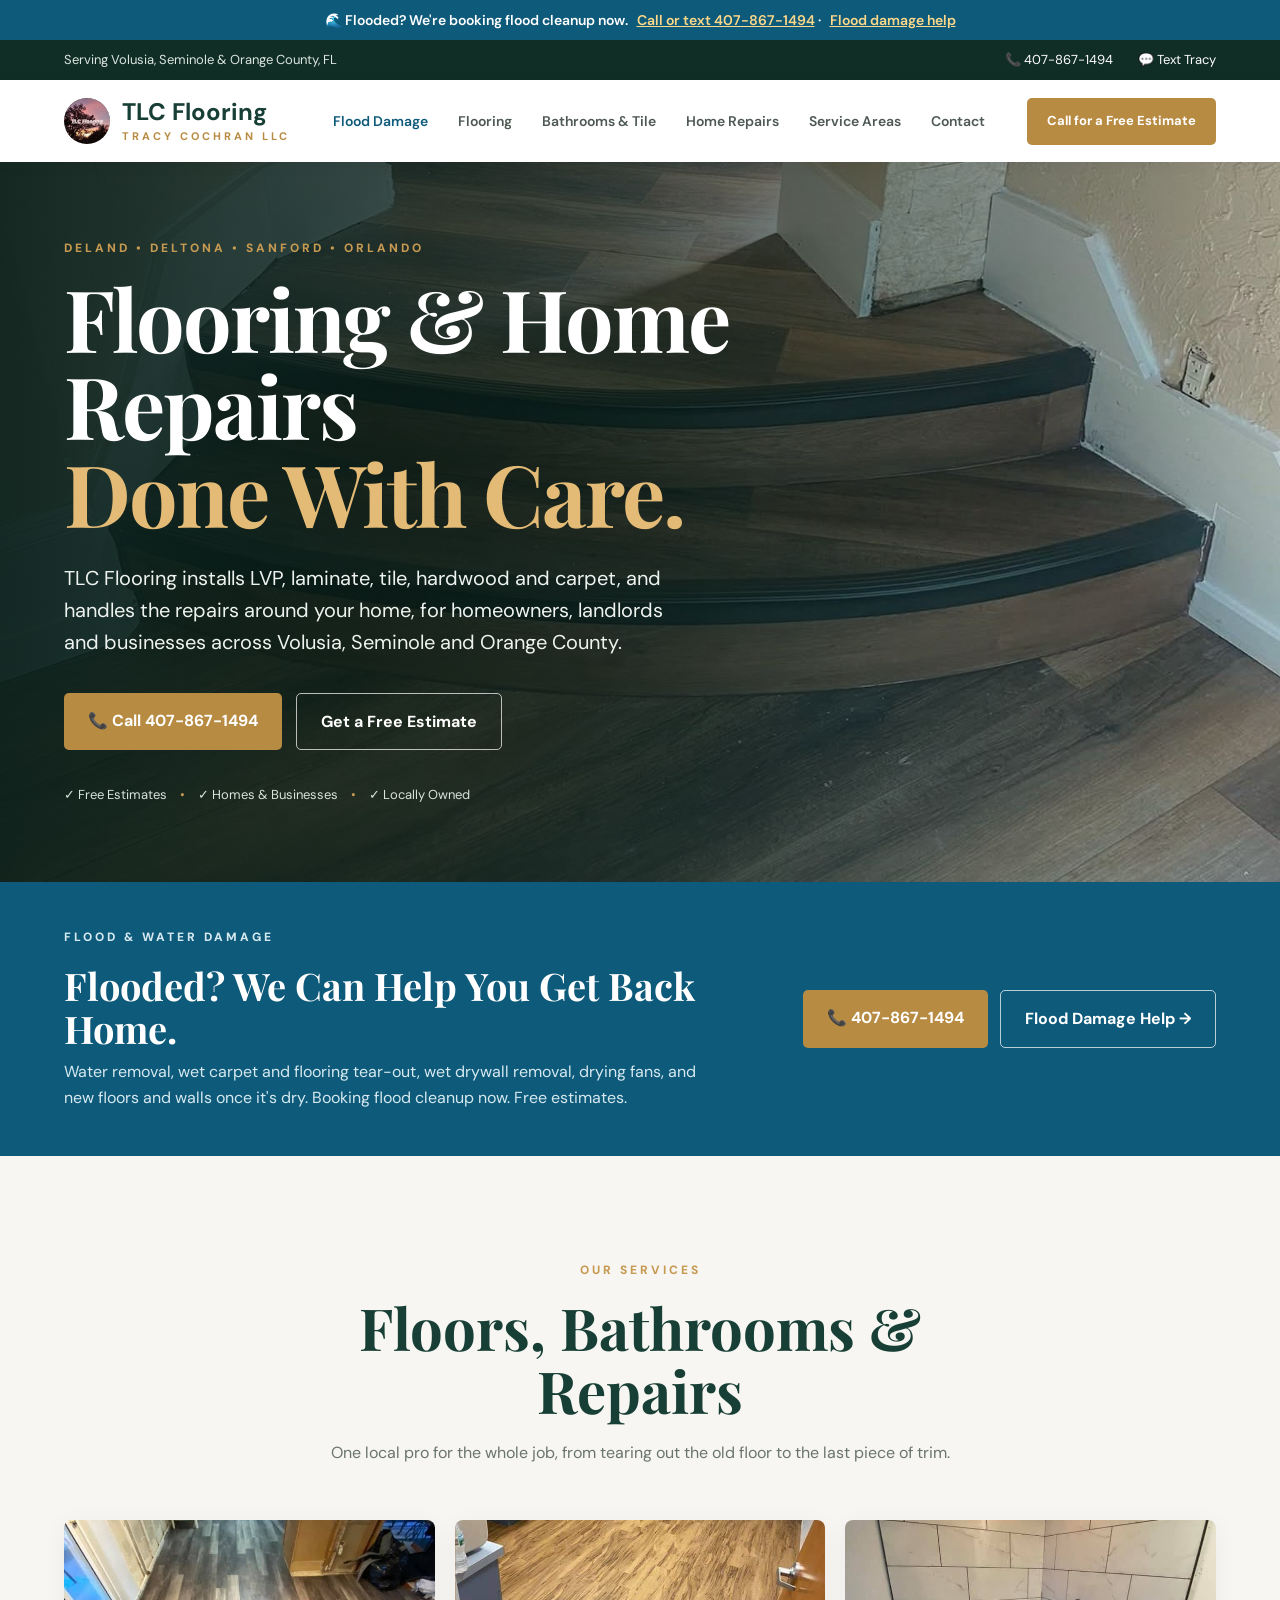
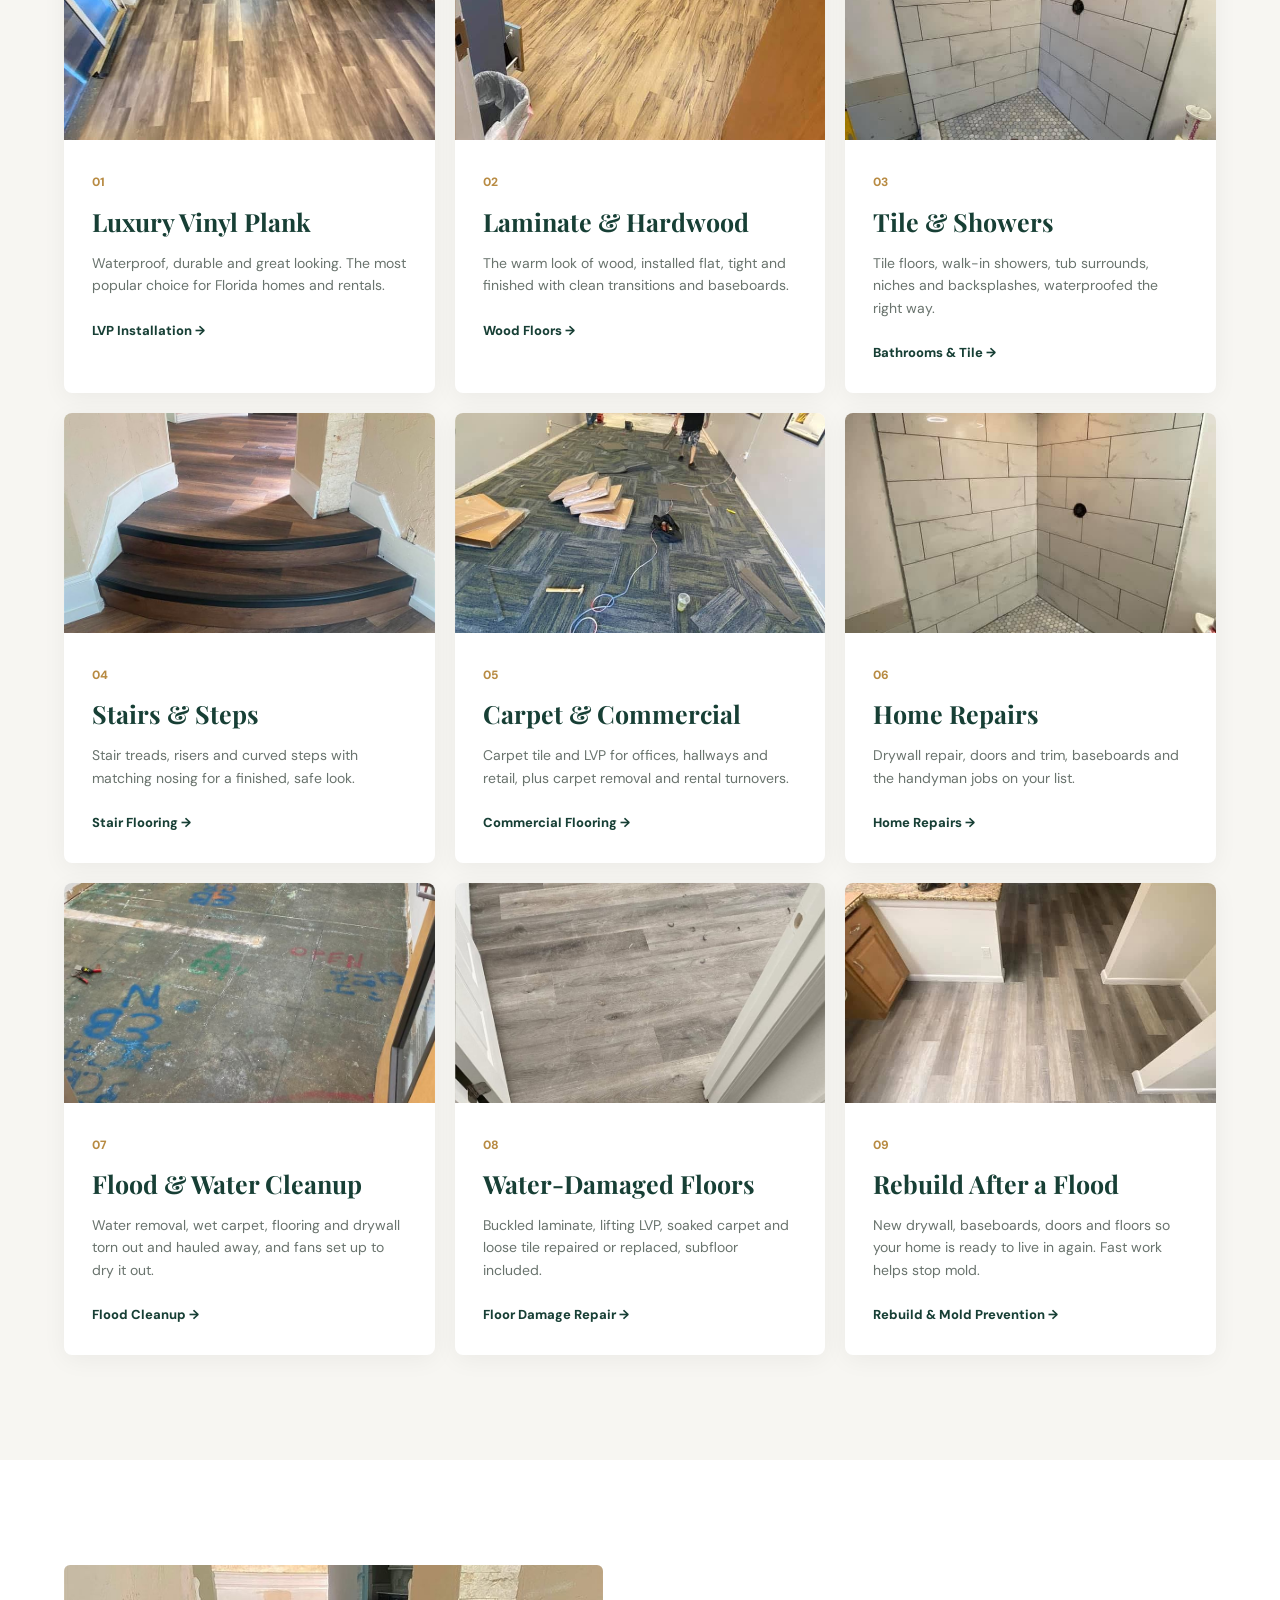
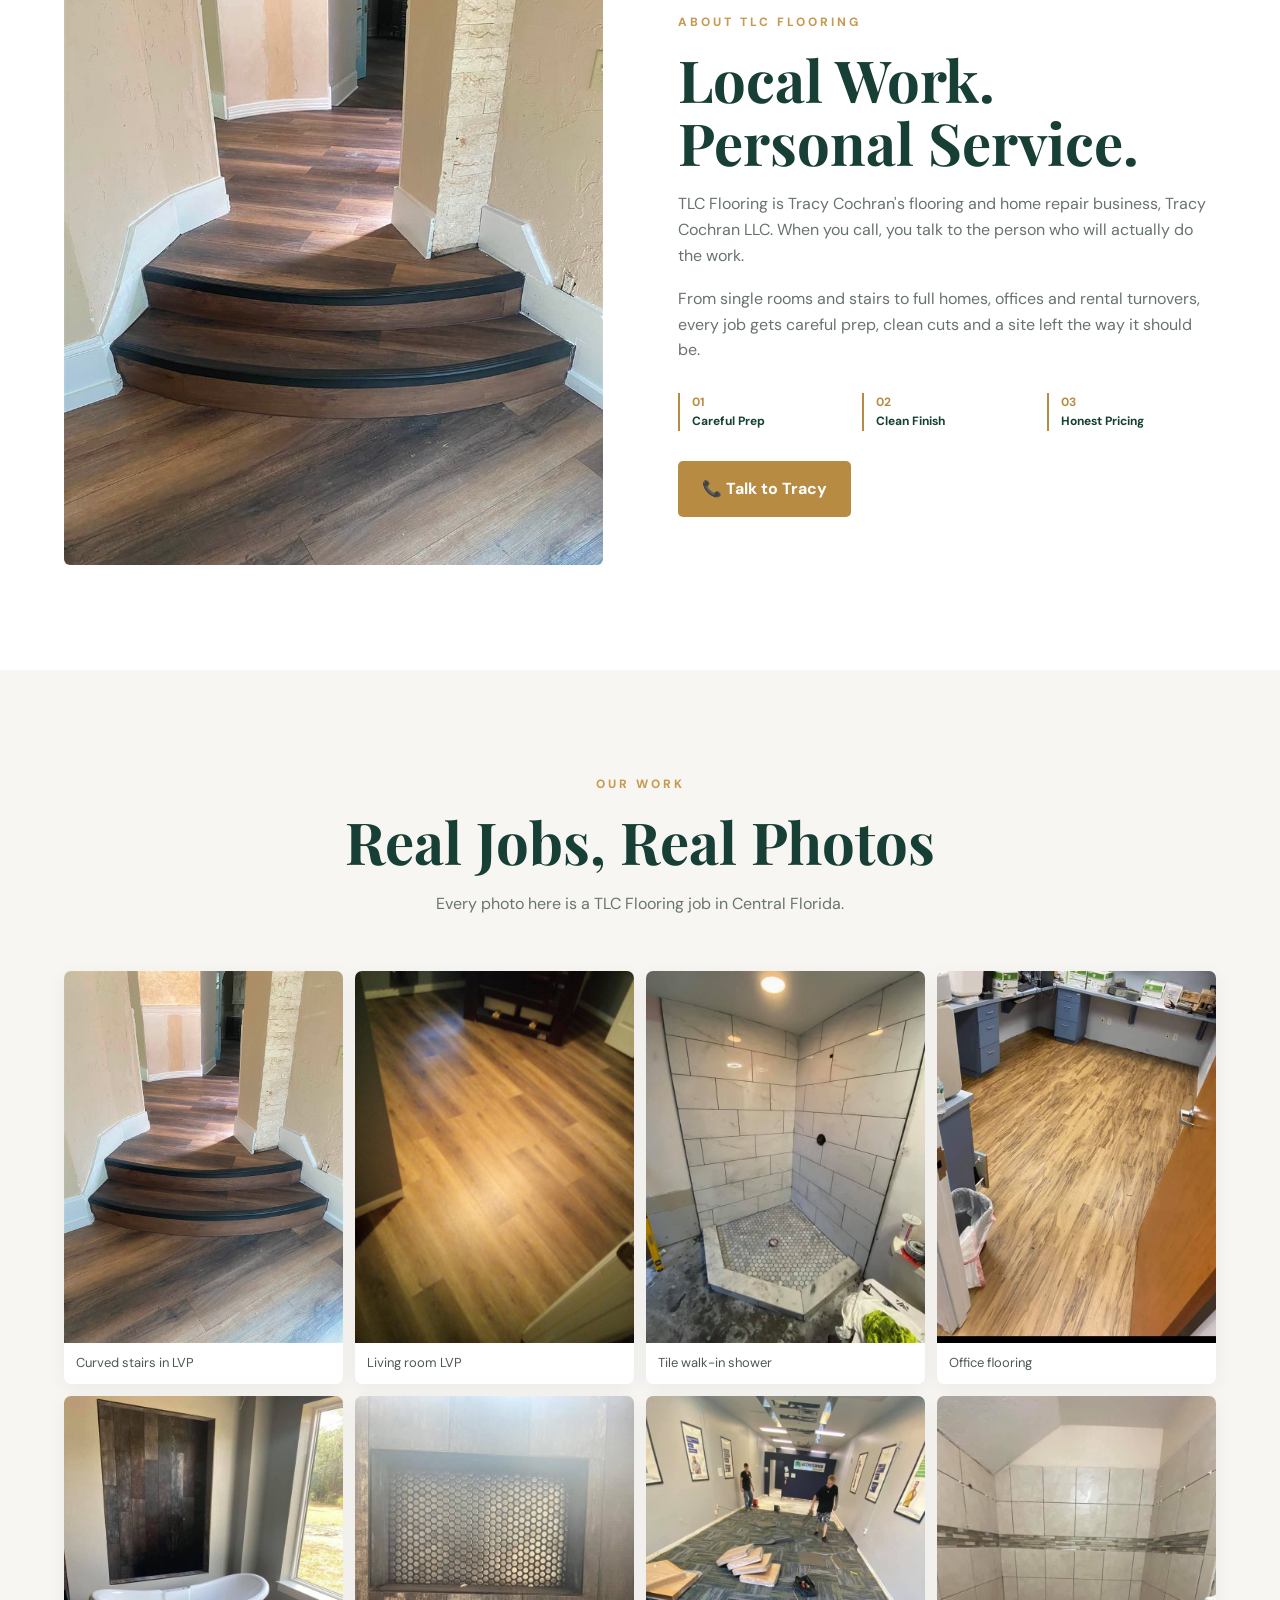
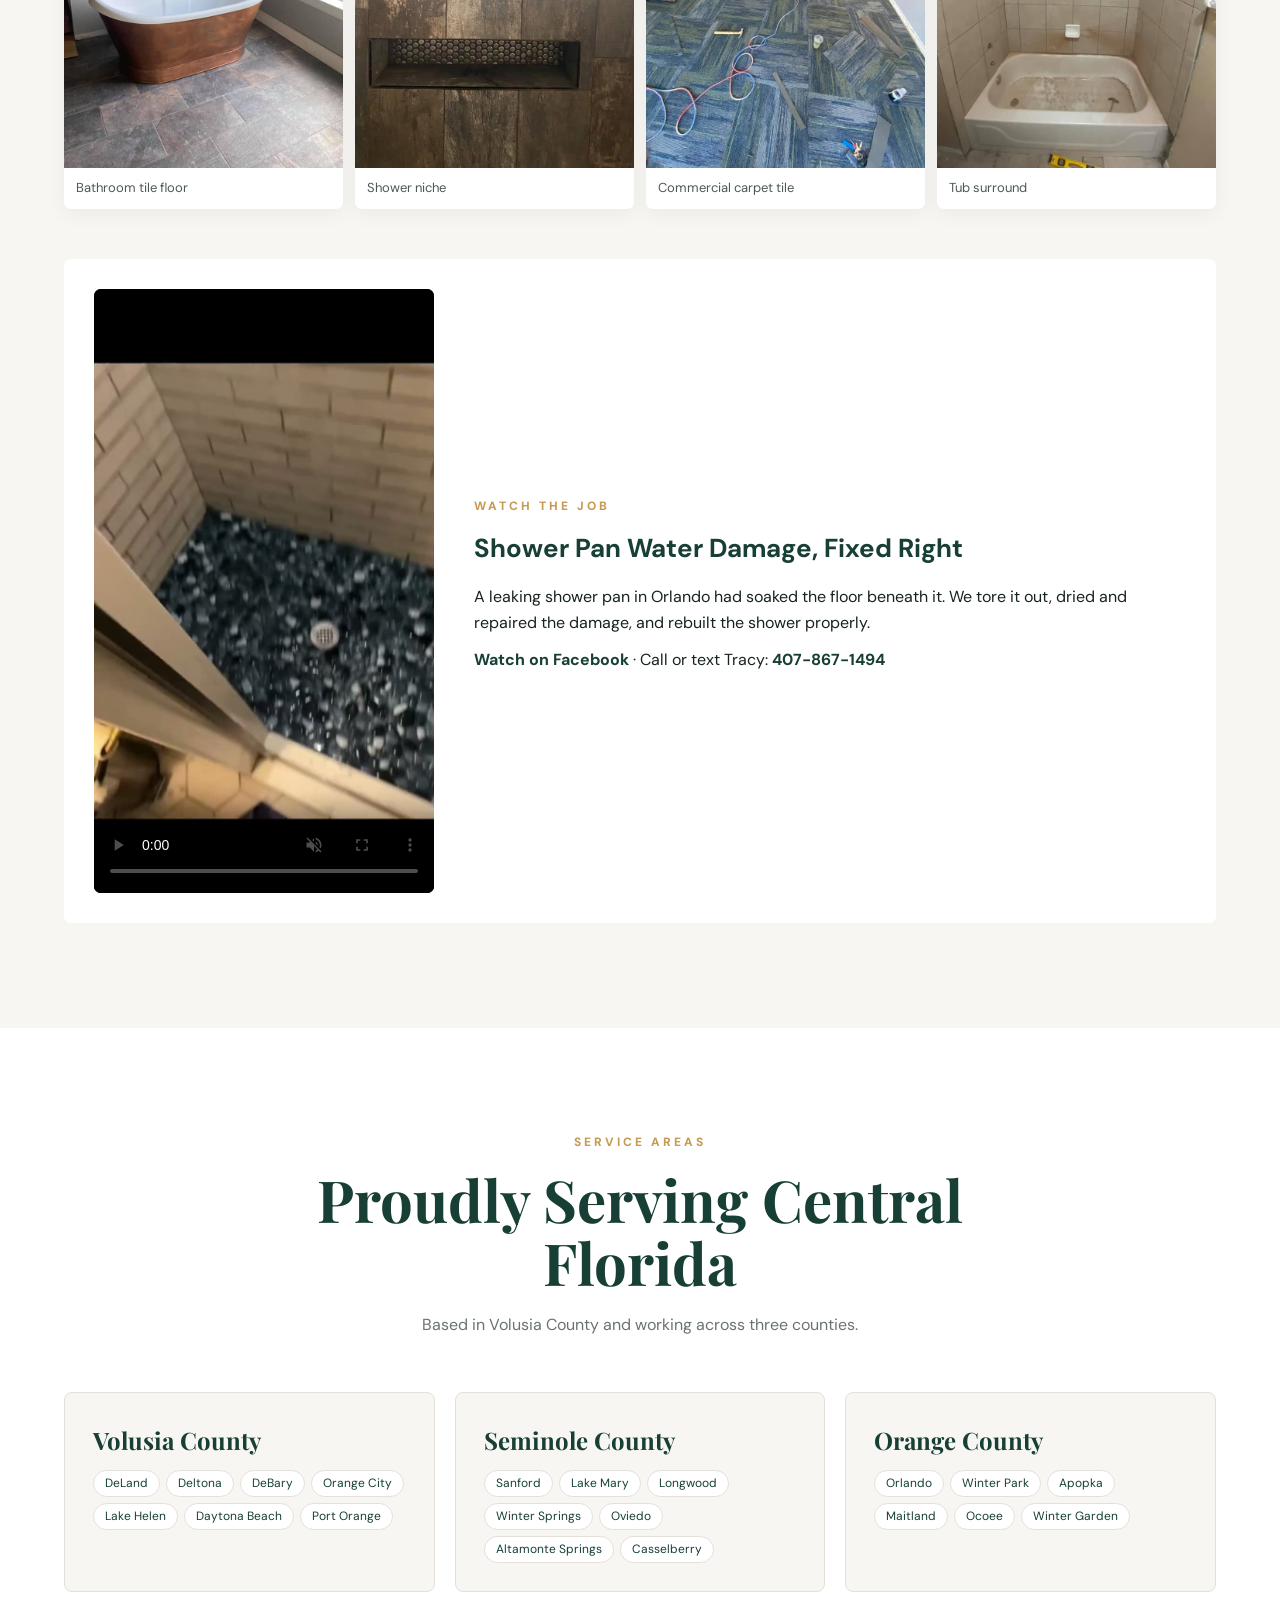
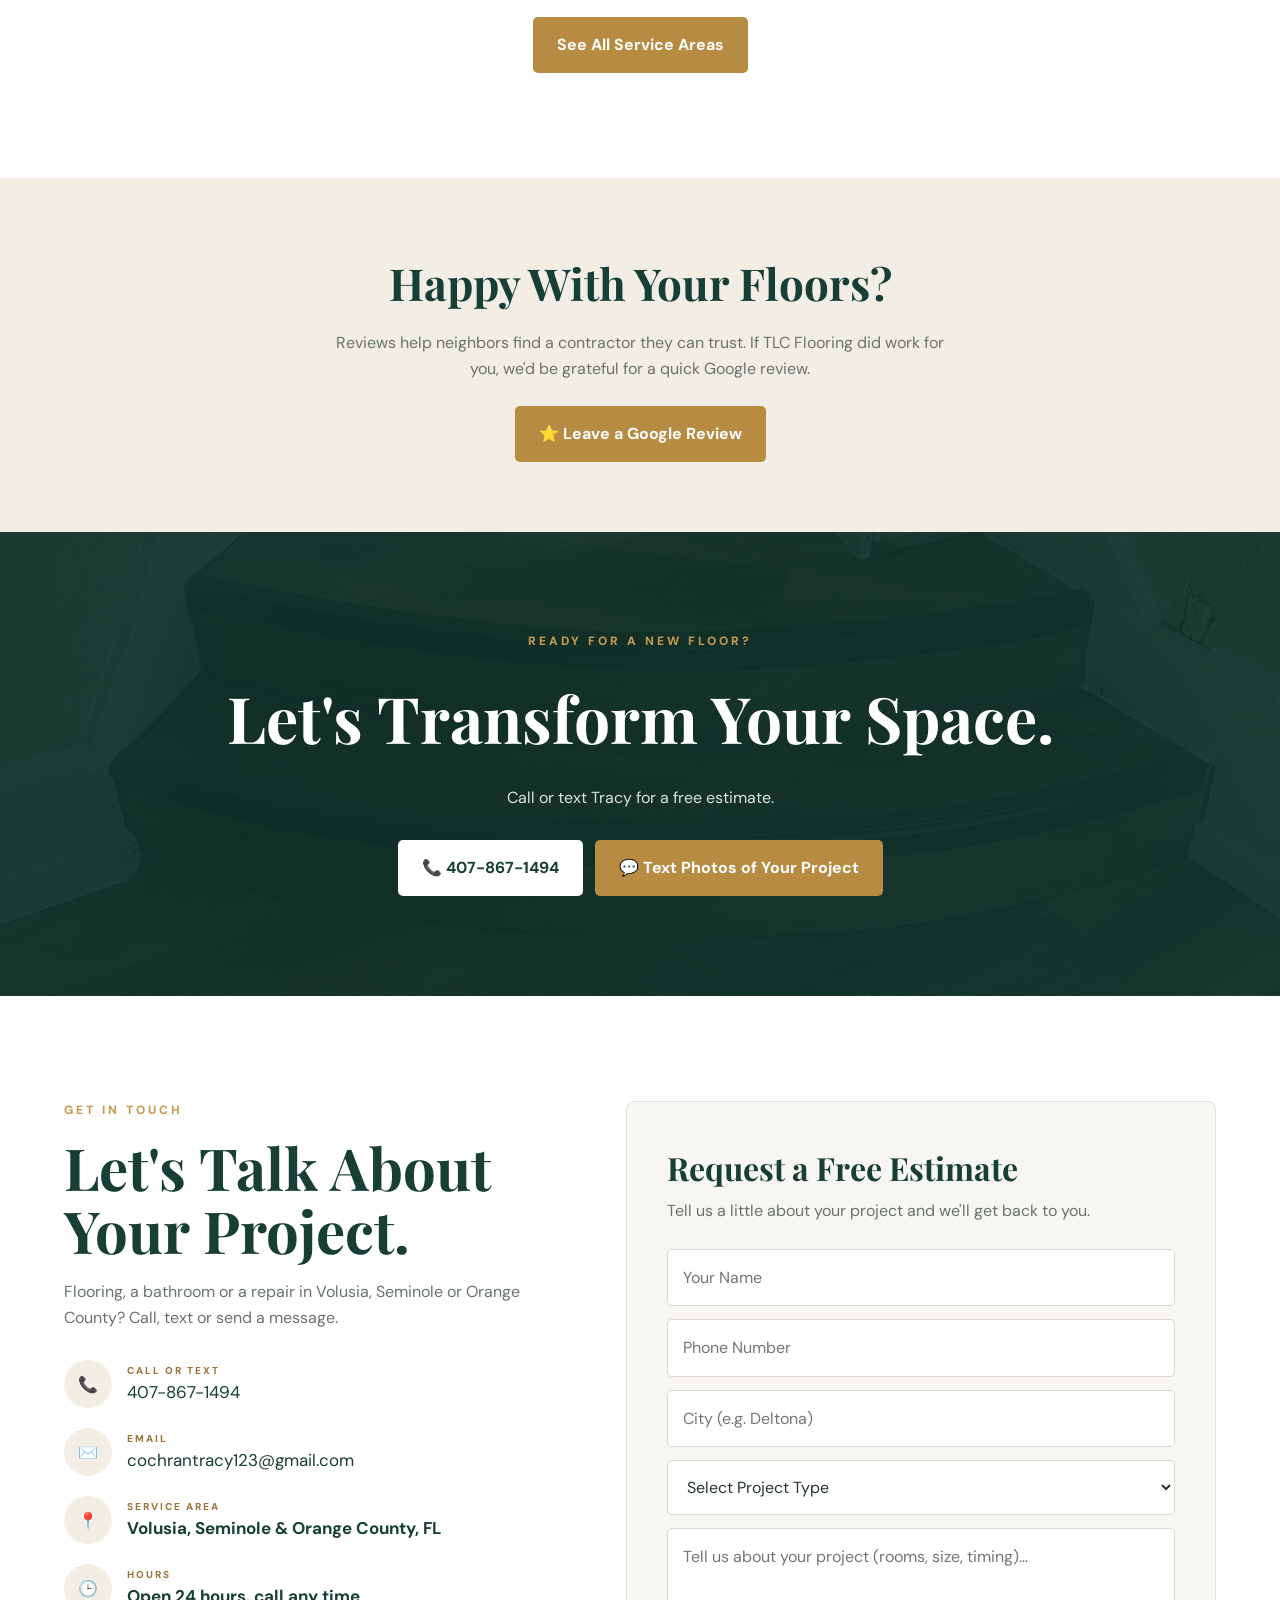
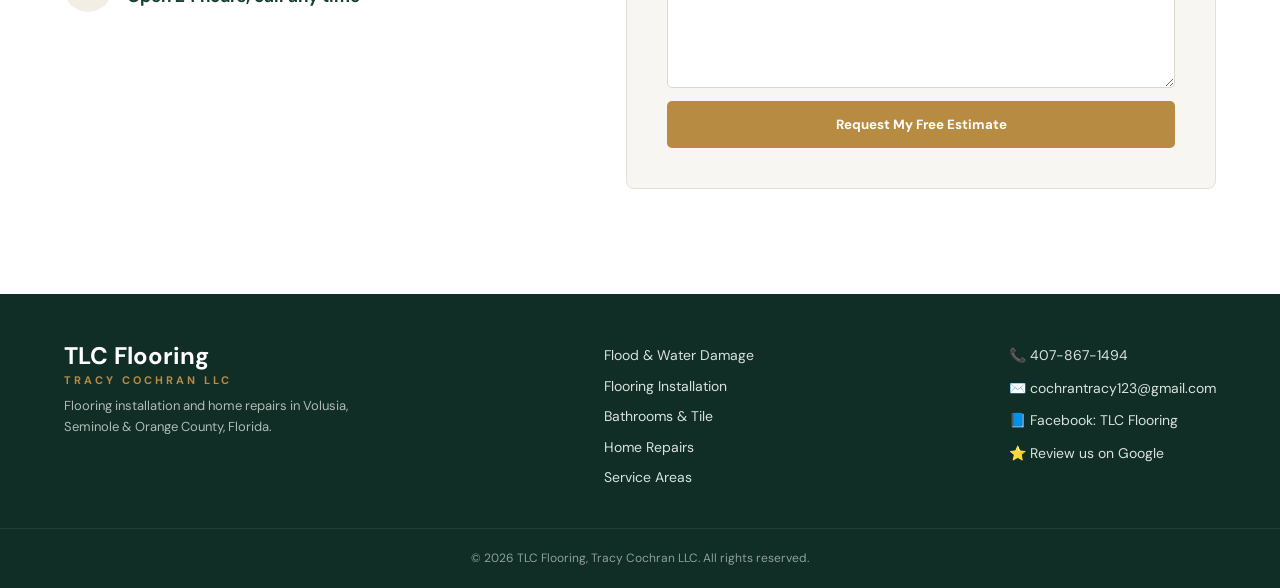
<file: index.html>
<!DOCTYPE html>
<html lang="en">
<head>
    <meta charset="UTF-8">
    <meta name="viewport" content="width=device-width, initial-scale=1.0">

    <title>TLC Flooring | Flooring, Flood Damage Repair &amp; Home Repairs in Volusia, Seminole &amp; Orange County FL</title>

    <meta name="description"
          content="TLC Flooring (Tracy Cochran LLC) installs LVP, laminate, tile, hardwood and carpet, repairs flood and water damage, and handles home repairs in DeLand, Deltona, Sanford, Orlando and across Central Florida. Free estimates: 407-867-1494.">

    <link rel="canonical" href="https://mrcyber01010101010101.github.io/tlc-flooring/">
    <link rel="icon" href="images/logo.jpg">
    <link rel="stylesheet" href="style.css?v=20261107c">

    <meta property="og:title" content="TLC Flooring | Tracy Cochran LLC">
    <meta property="og:description" content="Flooring installation, flood damage repair and home repairs in Volusia, Seminole & Orange County, FL. Free estimates.">
    <meta property="og:image" content="https://mrcyber01010101010101.github.io/tlc-flooring/images/hero-stairs.jpg">
    <meta property="og:type" content="website">

    <script type="application/ld+json">
    {
        "@context": "https://schema.org",
        "@type": "HomeAndConstructionBusiness",
        "name": "TLC Flooring",
        "legalName": "Tracy Cochran LLC",
        "url": "https://mrcyber01010101010101.github.io/tlc-flooring/",
        "logo": "https://mrcyber01010101010101.github.io/tlc-flooring/images/logo.jpg",
        "image": "https://mrcyber01010101010101.github.io/tlc-flooring/images/hero-stairs.jpg",
        "telephone": "+1-407-867-1494",
        "email": "cochrantracy123@gmail.com",
        "priceRange": "$$",
        "openingHours": "Mo-Su 00:00-23:59",
        "address": {
            "@type": "PostalAddress",
            "addressRegion": "FL",
            "addressCountry": "US"
        },
        "areaServed": [
            { "@type": "AdministrativeArea", "name": "Volusia County, FL" },
            { "@type": "AdministrativeArea", "name": "Seminole County, FL" },
            { "@type": "AdministrativeArea", "name": "Orange County, FL" }
        ],
        "sameAs": [
            "https://www.facebook.com/TLCFloors"
        ],
        "makesOffer": [
            { "@type": "Offer", "itemOffered": { "@type": "Service", "name": "Luxury vinyl plank (LVP) installation" } },
            { "@type": "Offer", "itemOffered": { "@type": "Service", "name": "Laminate flooring installation" } },
            { "@type": "Offer", "itemOffered": { "@type": "Service", "name": "Tile flooring and tile shower installation" } },
            { "@type": "Offer", "itemOffered": { "@type": "Service", "name": "Hardwood flooring installation" } },
            { "@type": "Offer", "itemOffered": { "@type": "Service", "name": "Carpet and carpet tile installation" } },
            { "@type": "Offer", "itemOffered": { "@type": "Service", "name": "Drywall repair and handyman services" } },
            { "@type": "Offer", "itemOffered": { "@type": "Service", "name": "Flood and water damage cleanup (water removal, tear-out, drying)" } },
            { "@type": "Offer", "itemOffered": { "@type": "Service", "name": "Water-damaged floor repair and replacement" } },
            { "@type": "Offer", "itemOffered": { "@type": "Service", "name": "Drywall and flooring rebuild after flooding" } }
        ]
    }
    </script>
</head>

<body>

<div class="flood-bar">
    🌊 Flooded? We're booking flood cleanup now. <a href="tel:14078671494">Call or text 407-867-1494</a> · <a href="flood-damage.html">Flood damage help</a>
</div>

<!-- TOP BAR -->
<div class="topbar">
    <div class="container topbar-content">
        <span>Serving Volusia, Seminole &amp; Orange County, FL</span>

        <div>
            <a href="tel:14078671494">📞 407-867-1494</a>
            <a href="sms:+14078671494">💬 Text Tracy</a>
        </div>
    </div>
</div>


<!-- NAVIGATION -->
<header class="header">

    <div class="container nav">

        <a href="./" class="logo">
            <img src="images/logo.jpg" alt="TLC Flooring logo">
            <span class="logo-text">
                TLC Flooring
                <span>Tracy Cochran LLC</span>
            </span>
        </a>

        <nav>
            <a href="flood-damage.html" class="nav-flood">Flood Damage</a>
            <a href="flooring.html">Flooring</a>
            <a href="bathrooms-tile.html">Bathrooms &amp; Tile</a>
            <a href="home-repairs.html">Home Repairs</a>
            <a href="service-areas.html">Service Areas</a>
            <a href="#contact">Contact</a>
        </nav>

        <a href="tel:14078671494" class="nav-button">
            Call for a Free Estimate
        </a>

    </div>

</header>


<!-- HERO -->
<section class="hero">

    <div class="hero-overlay"></div>

    <div class="container hero-content">

        <div class="hero-text">

            <p class="eyebrow">DELAND • DELTONA • SANFORD • ORLANDO</p>

            <h1>
                Flooring &amp; Home Repairs
                <span>Done With Care.</span>
            </h1>

            <p class="hero-description">
                TLC Flooring installs LVP, laminate, tile, hardwood and carpet,
                and handles the repairs around your home, for homeowners,
                landlords and businesses across Volusia, Seminole and Orange County.
            </p>

            <div class="hero-buttons">

                <a href="tel:14078671494" class="button primary">
                    📞 Call 407-867-1494
                </a>

                <a href="#contact" class="button outline">
                    Get a Free Estimate
                </a>

            </div>

            <div class="hero-trust">
                ✓ Free Estimates
                <span>•</span>
                ✓ Homes &amp; Businesses
                <span>•</span>
                ✓ Locally Owned
            </div>

        </div>

    </div>

</section>


<!-- FLOOD HELP -->
<section class="flood-alert">
    <div class="container flood-alert-content">
        <div>
            <p class="eyebrow">FLOOD &amp; WATER DAMAGE</p>
            <h2>Flooded? We Can Help You Get Back Home.</h2>
            <p>
                Water removal, wet carpet and flooring tear-out, wet drywall removal,
                drying fans, and new floors and walls once it's dry. Booking flood
                cleanup now. Free estimates.
            </p>
        </div>
        <div class="flood-alert-buttons">
            <a href="tel:14078671494" class="button gold">📞 407-867-1494</a>
            <a href="flood-damage.html" class="button outline">Flood Damage Help →</a>
        </div>
    </div>
</section>


<!-- SERVICES -->
<section id="services" class="section services">

    <div class="container">

        <div class="section-heading center">

            <p class="eyebrow">OUR SERVICES</p>

            <h2>Floors, Bathrooms &amp; Repairs</h2>

            <p>
                One local pro for the whole job, from tearing out the old floor
                to the last piece of trim.
            </p>

        </div>


        <div class="service-grid">

            <div class="service-card">
                <div class="service-image vinyl"></div>
                <div class="service-content">
                    <span class="number">01</span>
                    <h3>Luxury Vinyl Plank</h3>
                    <p>
                        Waterproof, durable and great looking. The most popular
                        choice for Florida homes and rentals.
                    </p>
                    <a href="flooring.html">LVP Installation →</a>
                </div>
            </div>

            <div class="service-card">
                <div class="service-image laminate"></div>
                <div class="service-content">
                    <span class="number">02</span>
                    <h3>Laminate &amp; Hardwood</h3>
                    <p>
                        The warm look of wood, installed flat, tight and
                        finished with clean transitions and baseboards.
                    </p>
                    <a href="flooring.html">Wood Floors →</a>
                </div>
            </div>

            <div class="service-card">
                <div class="service-image tile"></div>
                <div class="service-content">
                    <span class="number">03</span>
                    <h3>Tile &amp; Showers</h3>
                    <p>
                        Tile floors, walk-in showers, tub surrounds, niches
                        and backsplashes, waterproofed the right way.
                    </p>
                    <a href="bathrooms-tile.html">Bathrooms &amp; Tile →</a>
                </div>
            </div>

            <div class="service-card">
                <div class="service-image stairs"></div>
                <div class="service-content">
                    <span class="number">04</span>
                    <h3>Stairs &amp; Steps</h3>
                    <p>
                        Stair treads, risers and curved steps with matching
                        nosing for a finished, safe look.
                    </p>
                    <a href="flooring.html#stairs">Stair Flooring →</a>
                </div>
            </div>

            <div class="service-card">
                <div class="service-image carpet"></div>
                <div class="service-content">
                    <span class="number">05</span>
                    <h3>Carpet &amp; Commercial</h3>
                    <p>
                        Carpet tile and LVP for offices, hallways and retail,
                        plus carpet removal and rental turnovers.
                    </p>
                    <a href="flooring.html#commercial">Commercial Flooring →</a>
                </div>
            </div>

            <div class="service-card">
                <div class="service-image repairs"></div>
                <div class="service-content">
                    <span class="number">06</span>
                    <h3>Home Repairs</h3>
                    <p>
                        Drywall repair, doors and trim, baseboards and the
                        handyman jobs on your list.
                    </p>
                    <a href="home-repairs.html">Home Repairs →</a>
                </div>
            </div>

            <div class="service-card">
                <div class="service-image flood"></div>
                <div class="service-content">
                    <span class="number">07</span>
                    <h3>Flood &amp; Water Cleanup</h3>
                    <p>
                        Water removal, wet carpet, flooring and drywall torn out
                        and hauled away, and fans set up to dry it out.
                    </p>
                    <a href="flood-damage.html">Flood Cleanup →</a>
                </div>
            </div>

            <div class="service-card">
                <div class="service-image floodfloor"></div>
                <div class="service-content">
                    <span class="number">08</span>
                    <h3>Water-Damaged Floors</h3>
                    <p>
                        Buckled laminate, lifting LVP, soaked carpet and loose
                        tile repaired or replaced, subfloor included.
                    </p>
                    <a href="flood-damage.html#floor-repair">Floor Damage Repair →</a>
                </div>
            </div>

            <div class="service-card">
                <div class="service-image rebuild"></div>
                <div class="service-content">
                    <span class="number">09</span>
                    <h3>Rebuild After a Flood</h3>
                    <p>
                        New drywall, baseboards, doors and floors so your home
                        is ready to live in again. Fast work helps stop mold.
                    </p>
                    <a href="flood-damage.html#mold">Rebuild &amp; Mold Prevention →</a>
                </div>
            </div>

        </div>

    </div>

</section>


<!-- ABOUT -->
<section id="about" class="about section">

    <div class="container about-grid">

        <div class="about-photo"></div>

        <div class="about-content">

            <p class="eyebrow">ABOUT TLC FLOORING</p>

            <h2>Local Work. Personal Service.</h2>

            <p>
                TLC Flooring is Tracy Cochran's flooring and home repair business,
                Tracy Cochran LLC. When you call, you talk to the person who
                will actually do the work.
            </p>

            <p>
                From single rooms and stairs to full homes, offices and rental
                turnovers, every job gets careful prep, clean cuts and a site
                left the way it should be.
            </p>

            <div class="about-points">

                <div>
                    <strong>01</strong>
                    <span>Careful Prep</span>
                </div>

                <div>
                    <strong>02</strong>
                    <span>Clean Finish</span>
                </div>

                <div>
                    <strong>03</strong>
                    <span>Honest Pricing</span>
                </div>

            </div>

            <a href="tel:14078671494" class="button primary">
                📞 Talk to Tracy
            </a>

        </div>

    </div>

</section>


<!-- PROJECTS -->
<section id="projects" class="projects section">

    <div class="container">

        <div class="section-heading center">

            <p class="eyebrow">OUR WORK</p>

            <h2>Real Jobs, Real Photos</h2>

            <p>
                Every photo here is a TLC Flooring job in Central Florida.
            </p>

        </div>

        <div class="photo-grid">
            <figure><img src="images/stairs-lvp.jpg" alt="Curved stairs finished in wood-look LVP with black stair nosing" loading="lazy"><figcaption>Curved stairs in LVP</figcaption></figure>
            <figure><img src="images/living-room-lvp.jpg" alt="Wood-look luxury vinyl plank floor in a living room" loading="lazy"><figcaption>Living room LVP</figcaption></figure>
            <figure><img src="images/tile-shower.jpg" alt="Tile walk-in corner shower with pebble shower floor" loading="lazy"><figcaption>Tile walk-in shower</figcaption></figure>
            <figure><img src="images/office-lvp.jpg" alt="Office with new wood-look vinyl flooring" loading="lazy"><figcaption>Office flooring</figcaption></figure>
            <figure><img src="images/copper-tub-bath.jpg" alt="Bathroom with tile floor and freestanding copper tub" loading="lazy"><figcaption>Bathroom tile floor</figcaption></figure>
            <figure><img src="images/shower-niche.jpg" alt="Shower niche with hexagon mosaic tile" loading="lazy"><figcaption>Shower niche</figcaption></figure>
            <figure><img src="images/carpet-tile-office.jpg" alt="Commercial carpet tile installation in an office" loading="lazy"><figcaption>Commercial carpet tile</figcaption></figure>
            <figure><img src="images/tub-surround.jpg" alt="Tiled tub surround with accent stripe" loading="lazy"><figcaption>Tub surround</figcaption></figure>
        </div>

        <div class="reel-feature">
            <div class="reel-frame">
                <video src="videos/shower-pan-reel.mp4" poster="images/shower-pan-reel-poster.jpg" controls playsinline muted loop preload="metadata" aria-label="TLC Flooring reel: shower pan water damage restoration in Orlando"></video>
            </div>
            <div class="reel-text">
                <p class="eyebrow">WATCH THE JOB</p>
                <h3>Shower Pan Water Damage, Fixed Right</h3>
                <p>A leaking shower pan in Orlando had soaked the floor beneath it. We tore it out, dried and repaired the damage, and rebuilt the shower properly.</p>
                <p><a href="https://www.facebook.com/reel/1286589660309059/" target="_blank" rel="noopener">Watch on Facebook</a> · Call or text Tracy: <a href="tel:+14078671494">407-867-1494</a></p>
            </div>
        </div>

    </div>

</section>


<!-- SERVICE AREAS -->
<section class="areas section">

    <div class="container">

        <div class="section-heading center">
            <p class="eyebrow">SERVICE AREAS</p>
            <h2>Proudly Serving Central Florida</h2>
            <p>Based in Volusia County and working across three counties.</p>
        </div>

        <div class="area-grid">

            <div class="area-card">
                <h3>Volusia County</h3>
                <ul>
                    <li>DeLand</li><li>Deltona</li><li>DeBary</li><li>Orange City</li>
                    <li>Lake Helen</li><li>Daytona Beach</li><li>Port Orange</li>
                </ul>
            </div>

            <div class="area-card">
                <h3>Seminole County</h3>
                <ul>
                    <li>Sanford</li><li>Lake Mary</li><li>Longwood</li><li>Winter Springs</li>
                    <li>Oviedo</li><li>Altamonte Springs</li><li>Casselberry</li>
                </ul>
            </div>

            <div class="area-card">
                <h3>Orange County</h3>
                <ul>
                    <li>Orlando</li><li>Winter Park</li><li>Apopka</li><li>Maitland</li>
                    <li>Ocoee</li><li>Winter Garden</li>
                </ul>
            </div>

        </div>

        <p class="center" style="text-align:center;margin-top:25px;">
            <a href="service-areas.html" class="button primary">See All Service Areas</a>
        </p>

    </div>

</section>


<!-- REVIEWS -->
<section class="reviews-band">

    <div class="container">

        <h2>Happy With Your Floors?</h2>

        <p>
            Reviews help neighbors find a contractor they can trust.
            If TLC Flooring did work for you, we'd be grateful for a quick Google review.
        </p>

        <a href="https://g.page/r/CUK0J7DUECPoEBM/review" class="button primary" target="_blank" rel="noopener">
            ⭐ Leave a Google Review
        </a>

    </div>

</section>


<!-- CTA -->
<section class="cta">

    <div class="container cta-content">

        <p class="eyebrow">READY FOR A NEW FLOOR?</p>

        <h2>Let's Transform Your Space.</h2>

        <p>
            Call or text Tracy for a free estimate.
        </p>

        <div class="cta-buttons">

            <a href="tel:14078671494" class="button light">
                📞 407-867-1494
            </a>

            <a href="sms:+14078671494" class="button gold">
                💬 Text Photos of Your Project
            </a>

        </div>

    </div>

</section>


<!-- CONTACT -->
<section id="contact" class="contact section">

    <div class="container contact-grid">

        <div class="contact-info">

            <p class="eyebrow">GET IN TOUCH</p>

            <h2>Let's Talk About Your Project.</h2>

            <p>
                Flooring, a bathroom or a repair in Volusia, Seminole or
                Orange County? Call, text or send a message.
            </p>

            <div class="contact-card">
                <span>📞</span>
                <div>
                    <small>CALL OR TEXT</small>
                    <a href="tel:14078671494">407-867-1494</a>
                </div>
            </div>

            <div class="contact-card">
                <span>✉️</span>
                <div>
                    <small>EMAIL</small>
                    <a href="mailto:cochrantracy123@gmail.com">cochrantracy123@gmail.com</a>
                </div>
            </div>

            <div class="contact-card">
                <span>📍</span>
                <div>
                    <small>SERVICE AREA</small>
                    <strong>Volusia, Seminole &amp; Orange County, FL</strong>
                </div>
            </div>

            <div class="contact-card">
                <span>🕒</span>
                <div>
                    <small>HOURS</small>
                    <strong>Open 24 hours, call any time</strong>
                </div>
            </div>

        </div>


        <div class="quote-box">

            <h3>Request a Free Estimate</h3>

            <p>
                Tell us a little about your project and
                we'll get back to you.
            </p>

            <form action="mailto:cochrantracy123@gmail.com"
                  method="post"
                  enctype="text/plain">

                <input type="text" name="Name" placeholder="Your Name" required>

                <input type="tel" name="Phone" placeholder="Phone Number" required>

                <input type="text" name="City" placeholder="City (e.g. Deltona)">

                <select name="Project Type">
                    <option value="">Select Project Type</option>
                    <option>Luxury Vinyl Plank (LVP)</option>
                    <option>Laminate</option>
                    <option>Hardwood</option>
                    <option>Tile Floor</option>
                    <option>Shower / Bathroom Tile</option>
                    <option>Carpet / Carpet Tile</option>
                    <option>Stairs</option>
                    <option>Drywall / Home Repair</option>
                    <option>Other</option>
                </select>

                <textarea name="Project Details" rows="5" placeholder="Tell us about your project (rooms, size, timing)..."></textarea>

                <button type="submit" class="button primary">
                    Request My Free Estimate
                </button>

            </form>

        </div>

    </div>

</section>


<!-- FOOTER -->
<footer class="footer">

    <div class="container footer-content">

        <div>
            <div class="logo footer-logo">
                <span class="logo-text">
                    TLC Flooring
                    <span>Tracy Cochran LLC</span>
                </span>
            </div>
            <p>
                Flooring installation and home repairs in Volusia,<br>
                Seminole &amp; Orange County, Florida.
            </p>
        </div>

        <div class="footer-links">
            <a href="flood-damage.html">Flood &amp; Water Damage</a>
            <a href="flooring.html">Flooring Installation</a>
            <a href="bathrooms-tile.html">Bathrooms &amp; Tile</a>
            <a href="home-repairs.html">Home Repairs</a>
            <a href="service-areas.html">Service Areas</a>
        </div>

        <div class="footer-contact">
            <a href="tel:14078671494">📞 407-867-1494</a>
            <a href="mailto:cochrantracy123@gmail.com">✉️ cochrantracy123@gmail.com</a>
            <a href="https://www.facebook.com/TLCFloors" target="_blank" rel="noopener">📘 Facebook: TLC Flooring</a>
            <a href="https://g.page/r/CUK0J7DUECPoEBM/review" target="_blank" rel="noopener">⭐ Review us on Google</a>
        </div>

    </div>

    <div class="copyright">
        © 2026 TLC Flooring, Tracy Cochran LLC. All rights reserved.
    </div>

</footer>


<!-- MOBILE CALL BUTTON -->
<a href="tel:14078671494" class="mobile-call">
    📞 Call TLC Flooring
</a>

<script>
(function(){var v=document.querySelector(".reel-frame video");if(!v||!("IntersectionObserver" in window))return;new IntersectionObserver(function(e){e.forEach(function(x){if(x.isIntersecting){v.play().catch(function(){});}else{v.pause();}});},{threshold:.5}).observe(v);})();
</script>
</body>
</html>
</file>
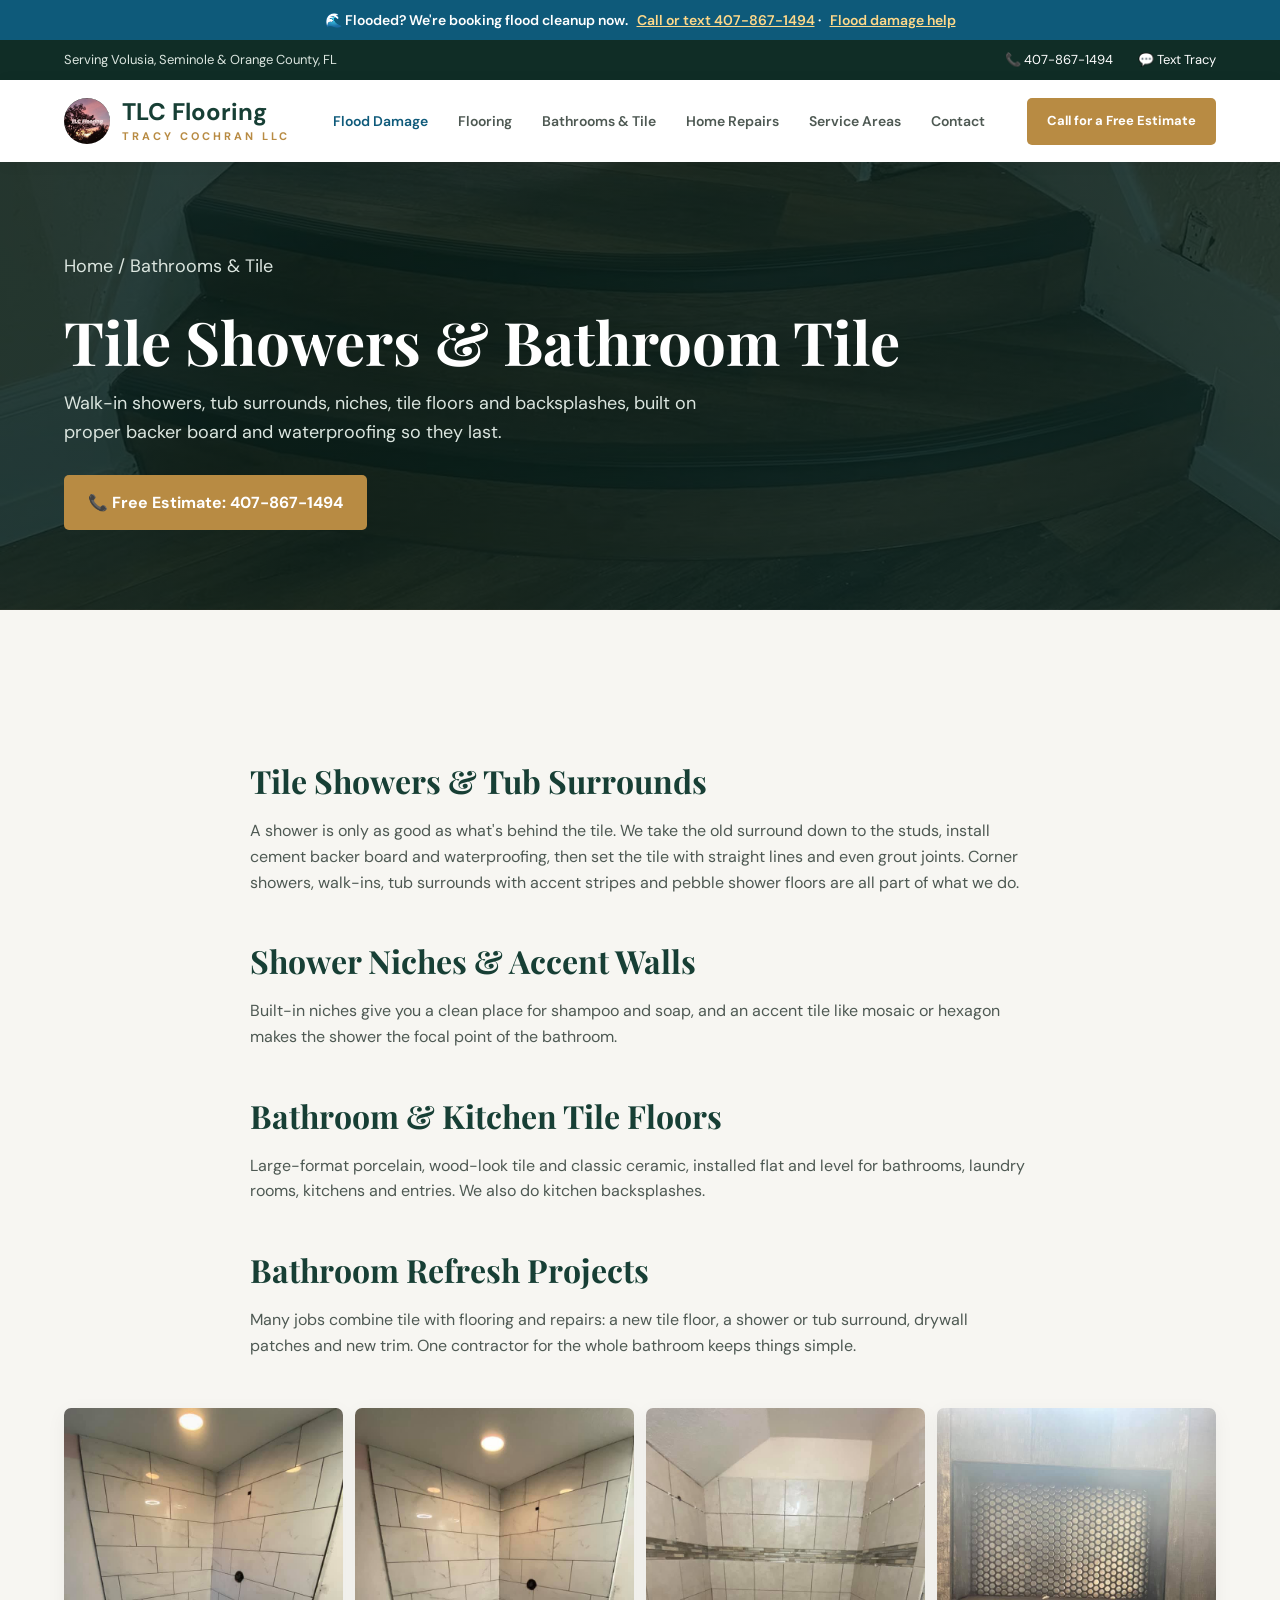
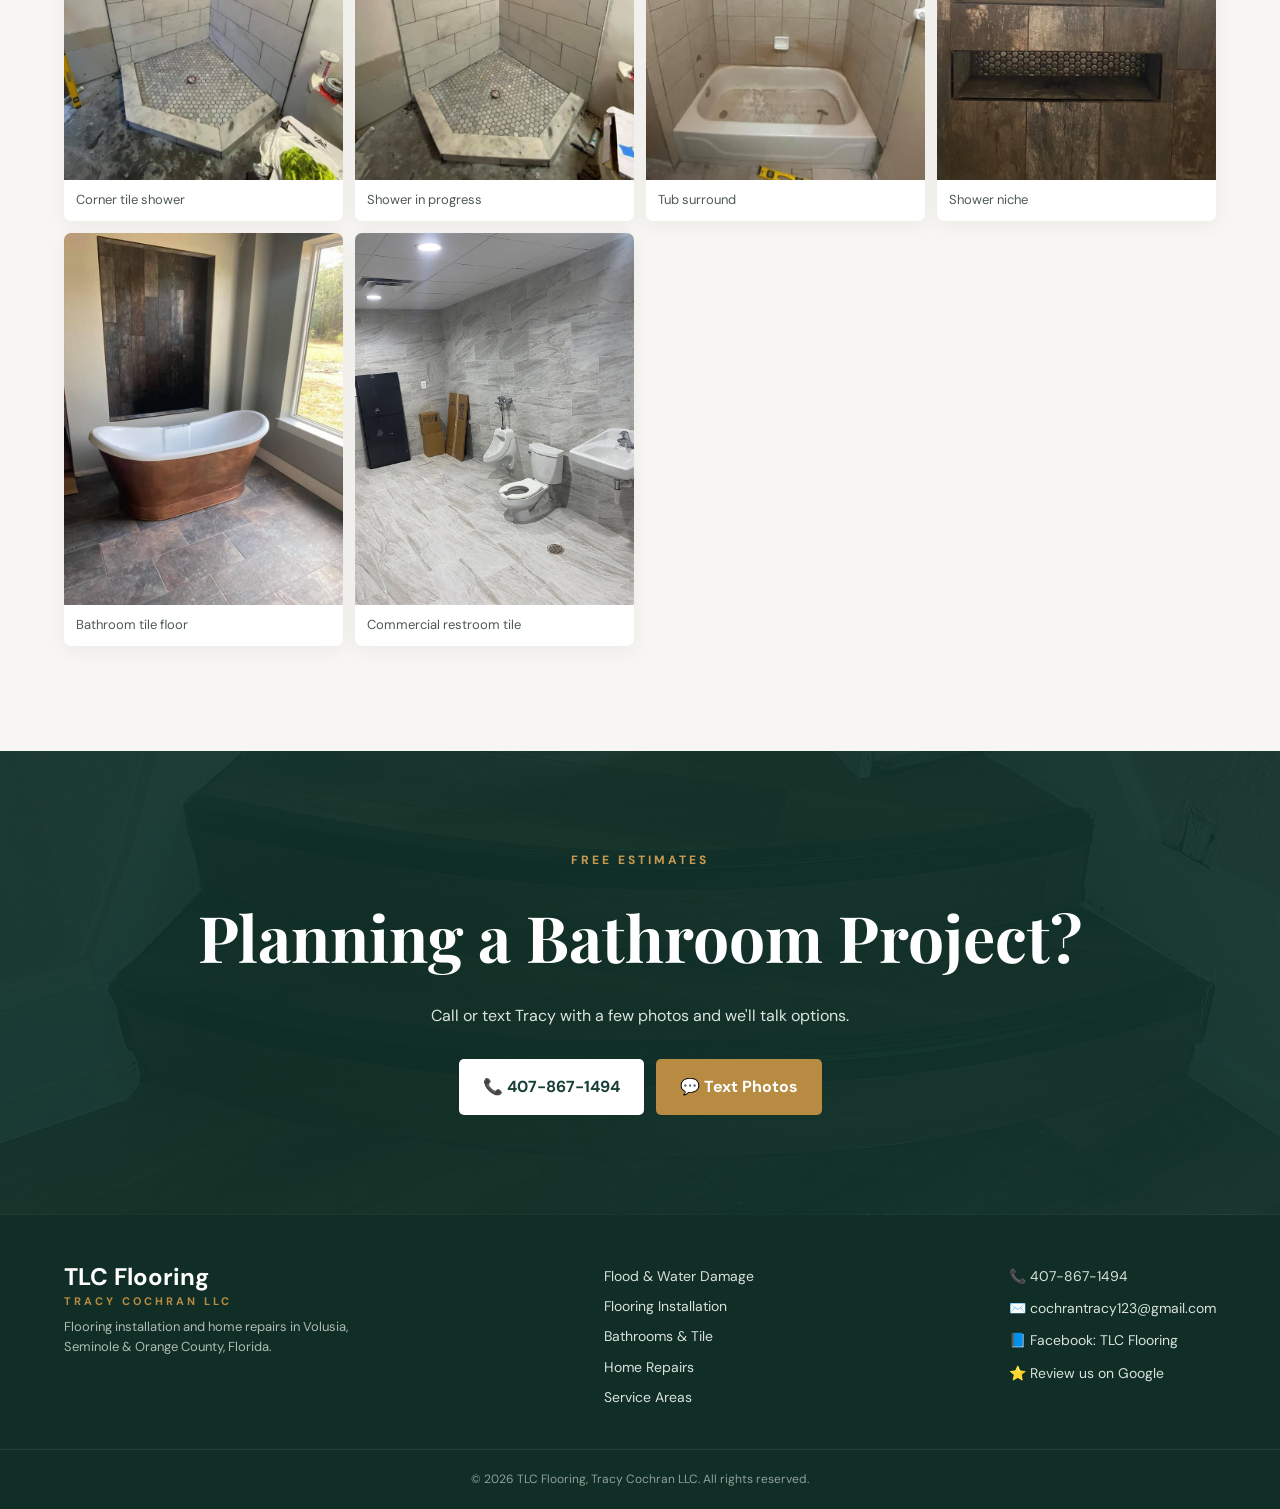
<file: bathrooms-tile.html>
<!DOCTYPE html>
<html lang="en">
<head>
    <meta charset="UTF-8">
    <meta name="viewport" content="width=device-width, initial-scale=1.0">
    <title>Tile Showers, Tub Surrounds &amp; Tile Floors | TLC Flooring, Central Florida</title>
    <meta name="description" content="Tile showers, tub surrounds, shower niches, bathroom tile floors and backsplashes by TLC Flooring (Tracy Cochran LLC) in Volusia, Seminole and Orange County, FL. Free estimates: 407-867-1494.">
    <link rel="canonical" href="https://mrcyber01010101010101.github.io/tlc-flooring/bathrooms-tile.html">
    <link rel="icon" href="images/logo.jpg">
    <link rel="stylesheet" href="style.css?v=20261107c">
</head>

<body>

<div class="flood-bar">
    🌊 Flooded? We're booking flood cleanup now. <a href="tel:14078671494">Call or text 407-867-1494</a> · <a href="flood-damage.html">Flood damage help</a>
</div>

<div class="topbar">
    <div class="container topbar-content">
        <span>Serving Volusia, Seminole &amp; Orange County, FL</span>
        <div>
            <a href="tel:14078671494">📞 407-867-1494</a>
            <a href="sms:+14078671494">💬 Text Tracy</a>
        </div>
    </div>
</div>

<header class="header">
    <div class="container nav">
        <a href="./" class="logo">
            <img src="images/logo.jpg" alt="TLC Flooring logo">
            <span class="logo-text">TLC Flooring<span>Tracy Cochran LLC</span></span>
        </a>
        <nav>
            <a href="flood-damage.html" class="nav-flood">Flood Damage</a>
            <a href="flooring.html">Flooring</a>
            <a href="bathrooms-tile.html">Bathrooms &amp; Tile</a>
            <a href="home-repairs.html">Home Repairs</a>
            <a href="service-areas.html">Service Areas</a>
            <a href="./#contact">Contact</a>
        </nav>
        <a href="tel:14078671494" class="nav-button">Call for a Free Estimate</a>
    </div>
</header>


<section class="page-hero">
    <div class="container">
        <p class="breadcrumb"><a href="./">Home</a> / Bathrooms &amp; Tile</p>
        <h1>Tile Showers &amp; Bathroom Tile</h1>
        <p>
            Walk-in showers, tub surrounds, niches, tile floors and backsplashes,
            built on proper backer board and waterproofing so they last.
        </p>
        <a href="tel:14078671494" class="button primary">📞 Free Estimate: 407-867-1494</a>
    </div>
</section>


<section class="section">
    <div class="container prose">

        <h2>Tile Showers &amp; Tub Surrounds</h2>
        <p>
            A shower is only as good as what's behind the tile. We take the old
            surround down to the studs, install cement backer board and
            waterproofing, then set the tile with straight lines and even grout
            joints. Corner showers, walk-ins, tub surrounds with accent stripes
            and pebble shower floors are all part of what we do.
        </p>

        <h2>Shower Niches &amp; Accent Walls</h2>
        <p>
            Built-in niches give you a clean place for shampoo and soap, and an
            accent tile like mosaic or hexagon makes the shower the focal point
            of the bathroom.
        </p>

        <h2>Bathroom &amp; Kitchen Tile Floors</h2>
        <p>
            Large-format porcelain, wood-look tile and classic ceramic, installed
            flat and level for bathrooms, laundry rooms, kitchens and entries.
            We also do kitchen backsplashes.
        </p>

        <h2>Bathroom Refresh Projects</h2>
        <p>
            Many jobs combine tile with flooring and repairs: a new tile floor,
            a shower or tub surround, drywall patches and new trim. One contractor
            for the whole bathroom keeps things simple.
        </p>

    </div>

    <div class="container" style="margin-top:50px;">
        <div class="photo-grid">
            <figure><img src="images/tile-shower.jpg" alt="Tile corner shower with pebble floor" loading="lazy"><figcaption>Corner tile shower</figcaption></figure>
            <figure><img src="images/shower-install.jpg" alt="Tile shower being installed" loading="lazy"><figcaption>Shower in progress</figcaption></figure>
            <figure><img src="images/tub-surround.jpg" alt="Tiled tub surround with accent stripe" loading="lazy"><figcaption>Tub surround</figcaption></figure>
            <figure><img src="images/shower-niche.jpg" alt="Shower niche with hexagon mosaic tile" loading="lazy"><figcaption>Shower niche</figcaption></figure>
            <figure><img src="images/copper-tub-bath.jpg" alt="Bathroom tile floor with freestanding copper tub" loading="lazy"><figcaption>Bathroom tile floor</figcaption></figure>
            <figure><img src="images/bathroom-tile-floor.jpg" alt="Commercial bathroom with large tile floor and walls" loading="lazy"><figcaption>Commercial restroom tile</figcaption></figure>
        </div>
    </div>
</section>


<section class="cta">
    <div class="container cta-content">
        <p class="eyebrow">FREE ESTIMATES</p>
        <h2>Planning a Bathroom Project?</h2>
        <p>Call or text Tracy with a few photos and we'll talk options.</p>
        <div class="cta-buttons">
            <a href="tel:14078671494" class="button light">📞 407-867-1494</a>
            <a href="sms:+14078671494" class="button gold">💬 Text Photos</a>
        </div>
    </div>
</section>


<footer class="footer">
    <div class="container footer-content">
        <div>
            <div class="logo footer-logo"><span class="logo-text">TLC Flooring<span>Tracy Cochran LLC</span></span></div>
            <p>Flooring installation and home repairs in Volusia,<br>Seminole &amp; Orange County, Florida.</p>
        </div>
        <div class="footer-links">
            <a href="flood-damage.html">Flood &amp; Water Damage</a>
            <a href="flooring.html">Flooring Installation</a>
            <a href="bathrooms-tile.html">Bathrooms &amp; Tile</a>
            <a href="home-repairs.html">Home Repairs</a>
            <a href="service-areas.html">Service Areas</a>
        </div>
        <div class="footer-contact">
            <a href="tel:14078671494">📞 407-867-1494</a>
            <a href="mailto:cochrantracy123@gmail.com">✉️ cochrantracy123@gmail.com</a>
            <a href="https://www.facebook.com/TLCFloors" target="_blank" rel="noopener">📘 Facebook: TLC Flooring</a>
            <a href="https://g.page/r/CUK0J7DUECPoEBM/review" target="_blank" rel="noopener">⭐ Review us on Google</a>
        </div>
    </div>
    <div class="copyright">© 2026 TLC Flooring, Tracy Cochran LLC. All rights reserved.</div>
</footer>

<a href="tel:14078671494" class="mobile-call">📞 Call TLC Flooring</a>

</body>
</html>
</file>
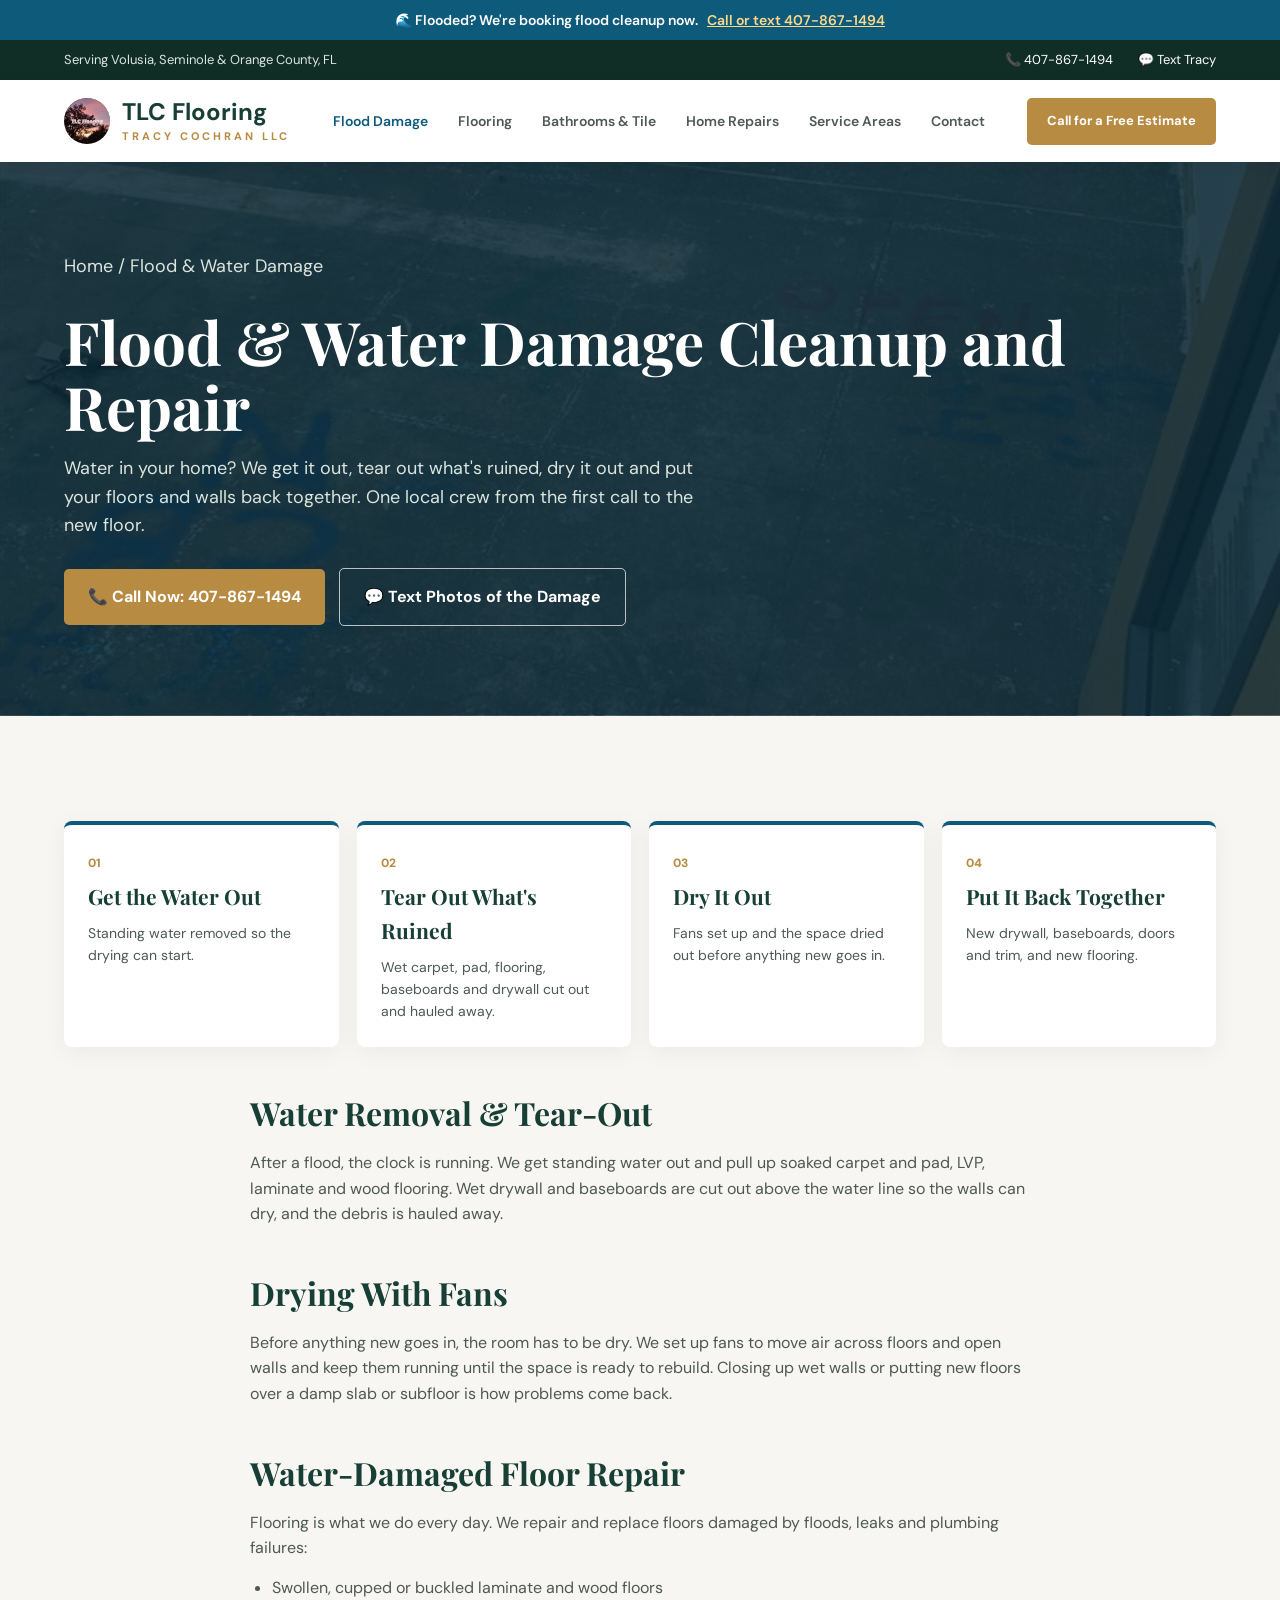
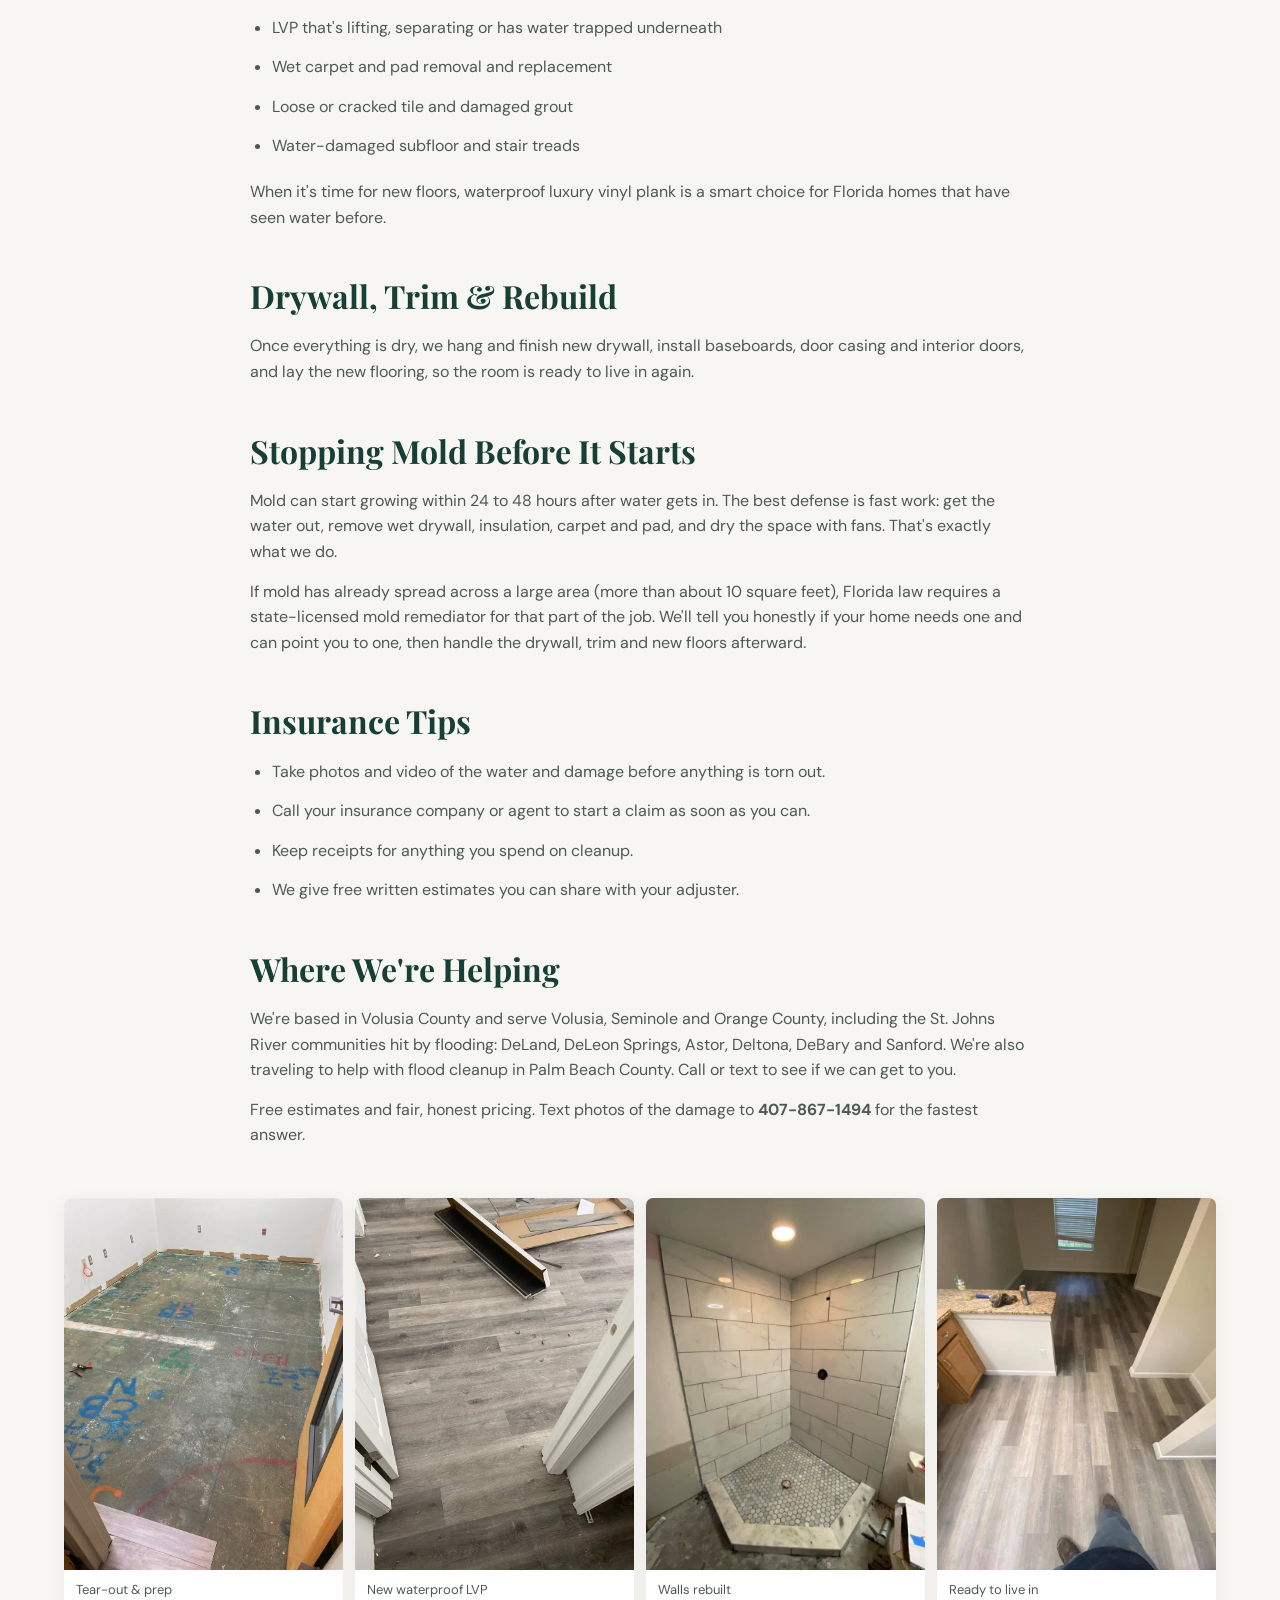
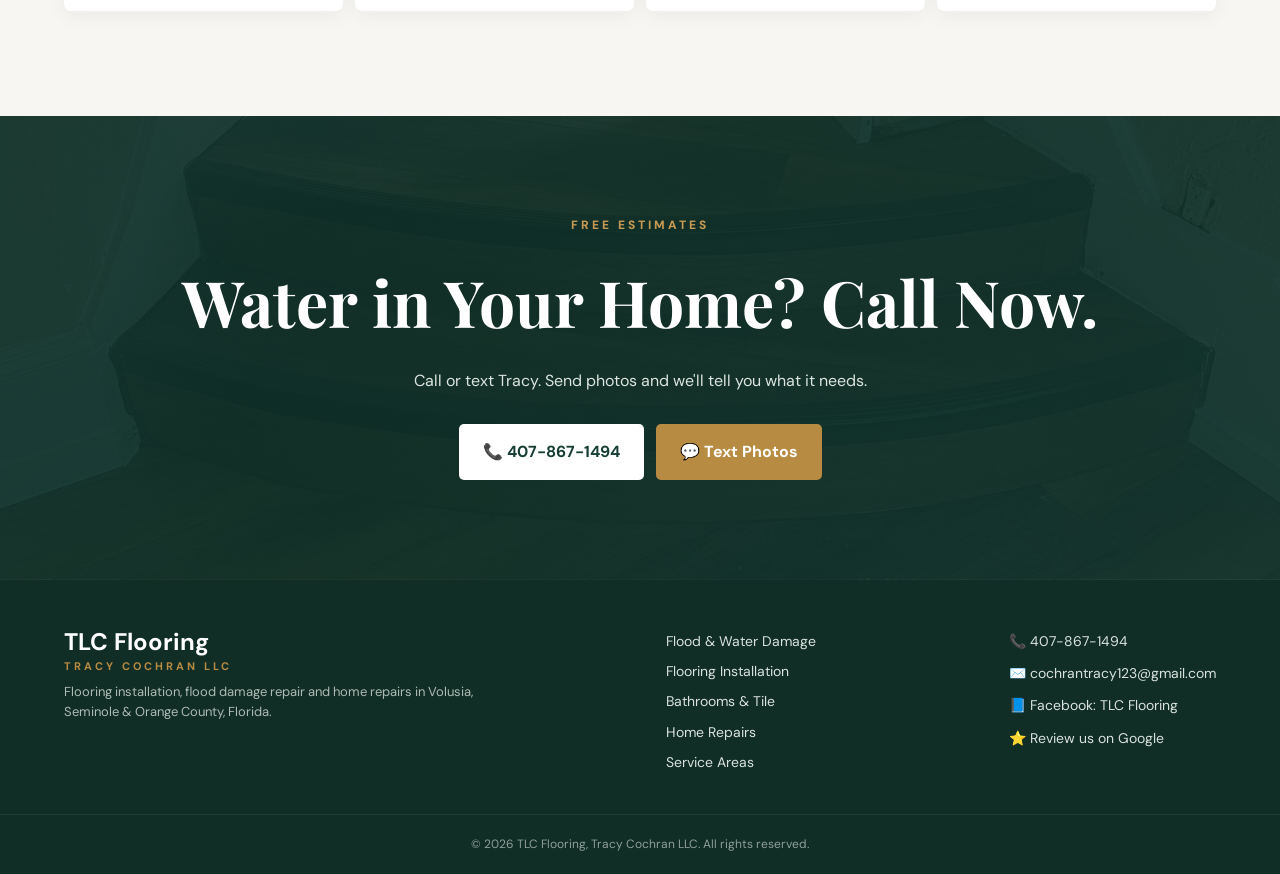
<file: flood-damage.html>
<!DOCTYPE html>
<html lang="en">
<head>
    <meta charset="UTF-8">
    <meta name="viewport" content="width=device-width, initial-scale=1.0">
    <title>Flood &amp; Water Damage Cleanup, Floor Repair &amp; Drywall | TLC Flooring, Florida</title>
    <meta name="description" content="Flood and water damage cleanup in Florida: water removal, wet carpet and flooring tear-out, wet drywall removal, drying fans, water-damaged floor repair and rebuild. TLC Flooring (Tracy Cochran LLC). Free estimates: 407-867-1494.">
    <link rel="canonical" href="https://mrcyber01010101010101.github.io/tlc-flooring/flood-damage.html">
    <link rel="icon" href="images/logo.jpg">
    <link rel="stylesheet" href="style.css?v=20261107c">
    <script type="application/ld+json">
    {
        "@context": "https://schema.org",
        "@type": "Service",
        "name": "Flood and water damage cleanup and repair",
        "provider": {
            "@type": "HomeAndConstructionBusiness",
            "name": "TLC Flooring",
            "legalName": "Tracy Cochran LLC",
            "telephone": "+1-407-867-1494",
            "url": "https://mrcyber01010101010101.github.io/tlc-flooring/"
        },
        "areaServed": ["Volusia County, FL", "Seminole County, FL", "Orange County, FL", "Lake County, FL", "Palm Beach County, FL"],
        "serviceType": ["Water removal", "Wet carpet and flooring removal", "Wet drywall removal", "Structural drying with fans", "Water-damaged floor repair", "Drywall and flooring rebuild"]
    }
    </script>
</head>

<body>

<div class="flood-bar">
    🌊 Flooded? We're booking flood cleanup now. <a href="tel:14078671494">Call or text 407-867-1494</a>
</div>

<div class="topbar">
    <div class="container topbar-content">
        <span>Serving Volusia, Seminole &amp; Orange County, FL</span>
        <div>
            <a href="tel:14078671494">📞 407-867-1494</a>
            <a href="sms:+14078671494">💬 Text Tracy</a>
        </div>
    </div>
</div>

<header class="header">
    <div class="container nav">
        <a href="./" class="logo">
            <img src="images/logo.jpg" alt="TLC Flooring logo">
            <span class="logo-text">TLC Flooring<span>Tracy Cochran LLC</span></span>
        </a>
        <nav>
            <a href="flood-damage.html" class="nav-flood">Flood Damage</a>
            <a href="flooring.html">Flooring</a>
            <a href="bathrooms-tile.html">Bathrooms &amp; Tile</a>
            <a href="home-repairs.html">Home Repairs</a>
            <a href="service-areas.html">Service Areas</a>
            <a href="./#contact">Contact</a>
        </nav>
        <a href="tel:14078671494" class="nav-button">Call for a Free Estimate</a>
    </div>
</header>


<section class="page-hero flood-hero">
    <div class="container">
        <p class="breadcrumb"><a href="./">Home</a> / Flood &amp; Water Damage</p>
        <h1>Flood &amp; Water Damage Cleanup and Repair</h1>
        <p>
            Water in your home? We get it out, tear out what's ruined, dry it out
            and put your floors and walls back together. One local crew from the
            first call to the new floor.
        </p>
        <a href="tel:14078671494" class="button primary">📞 Call Now: 407-867-1494</a>
        <a href="sms:+14078671494" class="button outline">💬 Text Photos of the Damage</a>
    </div>
</section>


<section class="section">
    <div class="container">
        <div class="flood-steps">
            <div class="flood-step">
                <span class="number">01</span>
                <h3>Get the Water Out</h3>
                <p>Standing water removed so the drying can start.</p>
            </div>
            <div class="flood-step">
                <span class="number">02</span>
                <h3>Tear Out What's Ruined</h3>
                <p>Wet carpet, pad, flooring, baseboards and drywall cut out and hauled away.</p>
            </div>
            <div class="flood-step">
                <span class="number">03</span>
                <h3>Dry It Out</h3>
                <p>Fans set up and the space dried out before anything new goes in.</p>
            </div>
            <div class="flood-step">
                <span class="number">04</span>
                <h3>Put It Back Together</h3>
                <p>New drywall, baseboards, doors and trim, and new flooring.</p>
            </div>
        </div>
    </div>

    <div class="container prose" style="margin-top:20px;">

        <h2>Water Removal &amp; Tear-Out</h2>
        <p>
            After a flood, the clock is running. We get standing water out and pull
            up soaked carpet and pad, LVP, laminate and wood flooring. Wet drywall
            and baseboards are cut out above the water line so the walls can dry,
            and the debris is hauled away.
        </p>

        <h2>Drying With Fans</h2>
        <p>
            Before anything new goes in, the room has to be dry. We set up fans to
            move air across floors and open walls and keep them running until the
            space is ready to rebuild. Closing up wet walls or putting new floors
            over a damp slab or subfloor is how problems come back.
        </p>

        <h2 id="floor-repair">Water-Damaged Floor Repair</h2>
        <p>
            Flooring is what we do every day. We repair and replace floors damaged by
            floods, leaks and plumbing failures:
        </p>
        <ul>
            <li>Swollen, cupped or buckled laminate and wood floors</li>
            <li>LVP that's lifting, separating or has water trapped underneath</li>
            <li>Wet carpet and pad removal and replacement</li>
            <li>Loose or cracked tile and damaged grout</li>
            <li>Water-damaged subfloor and stair treads</li>
        </ul>
        <p>
            When it's time for new floors, waterproof luxury vinyl plank is a smart
            choice for Florida homes that have seen water before.
        </p>

        <h2>Drywall, Trim &amp; Rebuild</h2>
        <p>
            Once everything is dry, we hang and finish new drywall, install
            baseboards, door casing and interior doors, and lay the new flooring,
            so the room is ready to live in again.
        </p>

        <h2 id="mold">Stopping Mold Before It Starts</h2>
        <p>
            Mold can start growing within 24 to 48 hours after water gets in. The
            best defense is fast work: get the water out, remove wet drywall,
            insulation, carpet and pad, and dry the space with fans. That's exactly
            what we do.
        </p>
        <p>
            If mold has already spread across a large area (more than about
            10 square feet), Florida law requires a state-licensed mold remediator
            for that part of the job. We'll tell you honestly if your home needs one
            and can point you to one, then handle the drywall, trim and new floors
            afterward.
        </p>

        <h2>Insurance Tips</h2>
        <ul>
            <li>Take photos and video of the water and damage before anything is torn out.</li>
            <li>Call your insurance company or agent to start a claim as soon as you can.</li>
            <li>Keep receipts for anything you spend on cleanup.</li>
            <li>We give free written estimates you can share with your adjuster.</li>
        </ul>

        <h2>Where We're Helping</h2>
        <p>
            We're based in Volusia County and serve Volusia, Seminole and Orange
            County, including the St. Johns River communities hit by flooding:
            DeLand, DeLeon Springs, Astor, Deltona, DeBary and Sanford. We're also
            traveling to help with flood cleanup in Palm Beach County. Call or text
            to see if we can get to you.
        </p>
        <p>
            Free estimates and fair, honest pricing. Text photos of the damage to
            <a href="sms:+14078671494"><strong>407-867-1494</strong></a> for the
            fastest answer.
        </p>

    </div>

    <div class="container" style="margin-top:50px;">
        <div class="photo-grid">
            <figure><img src="images/demo-prep.jpg" alt="Room torn out down to the slab and prepped" loading="lazy"><figcaption>Tear-out &amp; prep</figcaption></figure>
            <figure><img src="images/lvp-install.jpg" alt="Waterproof LVP being installed" loading="lazy"><figcaption>New waterproof LVP</figcaption></figure>
            <figure><img src="images/shower-install.jpg" alt="Wall repair in progress" loading="lazy"><figcaption>Walls rebuilt</figcaption></figure>
            <figure><img src="images/gray-lvp-room.jpg" alt="Finished room with new floor and trim" loading="lazy"><figcaption>Ready to live in</figcaption></figure>
        </div>
    </div>
</section>


<section class="cta">
    <div class="container cta-content">
        <p class="eyebrow">FREE ESTIMATES</p>
        <h2>Water in Your Home? Call Now.</h2>
        <p>Call or text Tracy. Send photos and we'll tell you what it needs.</p>
        <div class="cta-buttons">
            <a href="tel:14078671494" class="button light">📞 407-867-1494</a>
            <a href="sms:+14078671494" class="button gold">💬 Text Photos</a>
        </div>
    </div>
</section>


<footer class="footer">
    <div class="container footer-content">
        <div>
            <div class="logo footer-logo"><span class="logo-text">TLC Flooring<span>Tracy Cochran LLC</span></span></div>
            <p>Flooring installation, flood damage repair and home repairs in Volusia,<br>Seminole &amp; Orange County, Florida.</p>
        </div>
        <div class="footer-links">
            <a href="flood-damage.html">Flood &amp; Water Damage</a>
            <a href="flooring.html">Flooring Installation</a>
            <a href="bathrooms-tile.html">Bathrooms &amp; Tile</a>
            <a href="home-repairs.html">Home Repairs</a>
            <a href="service-areas.html">Service Areas</a>
        </div>
        <div class="footer-contact">
            <a href="tel:14078671494">📞 407-867-1494</a>
            <a href="mailto:cochrantracy123@gmail.com">✉️ cochrantracy123@gmail.com</a>
            <a href="https://www.facebook.com/TLCFloors" target="_blank" rel="noopener">📘 Facebook: TLC Flooring</a>
            <a href="https://g.page/r/CUK0J7DUECPoEBM/review" target="_blank" rel="noopener">⭐ Review us on Google</a>
        </div>
    </div>
    <div class="copyright">© 2026 TLC Flooring, Tracy Cochran LLC. All rights reserved.</div>
</footer>

<a href="tel:14078671494" class="mobile-call">📞 Call TLC Flooring</a>

</body>
</html>
</file>
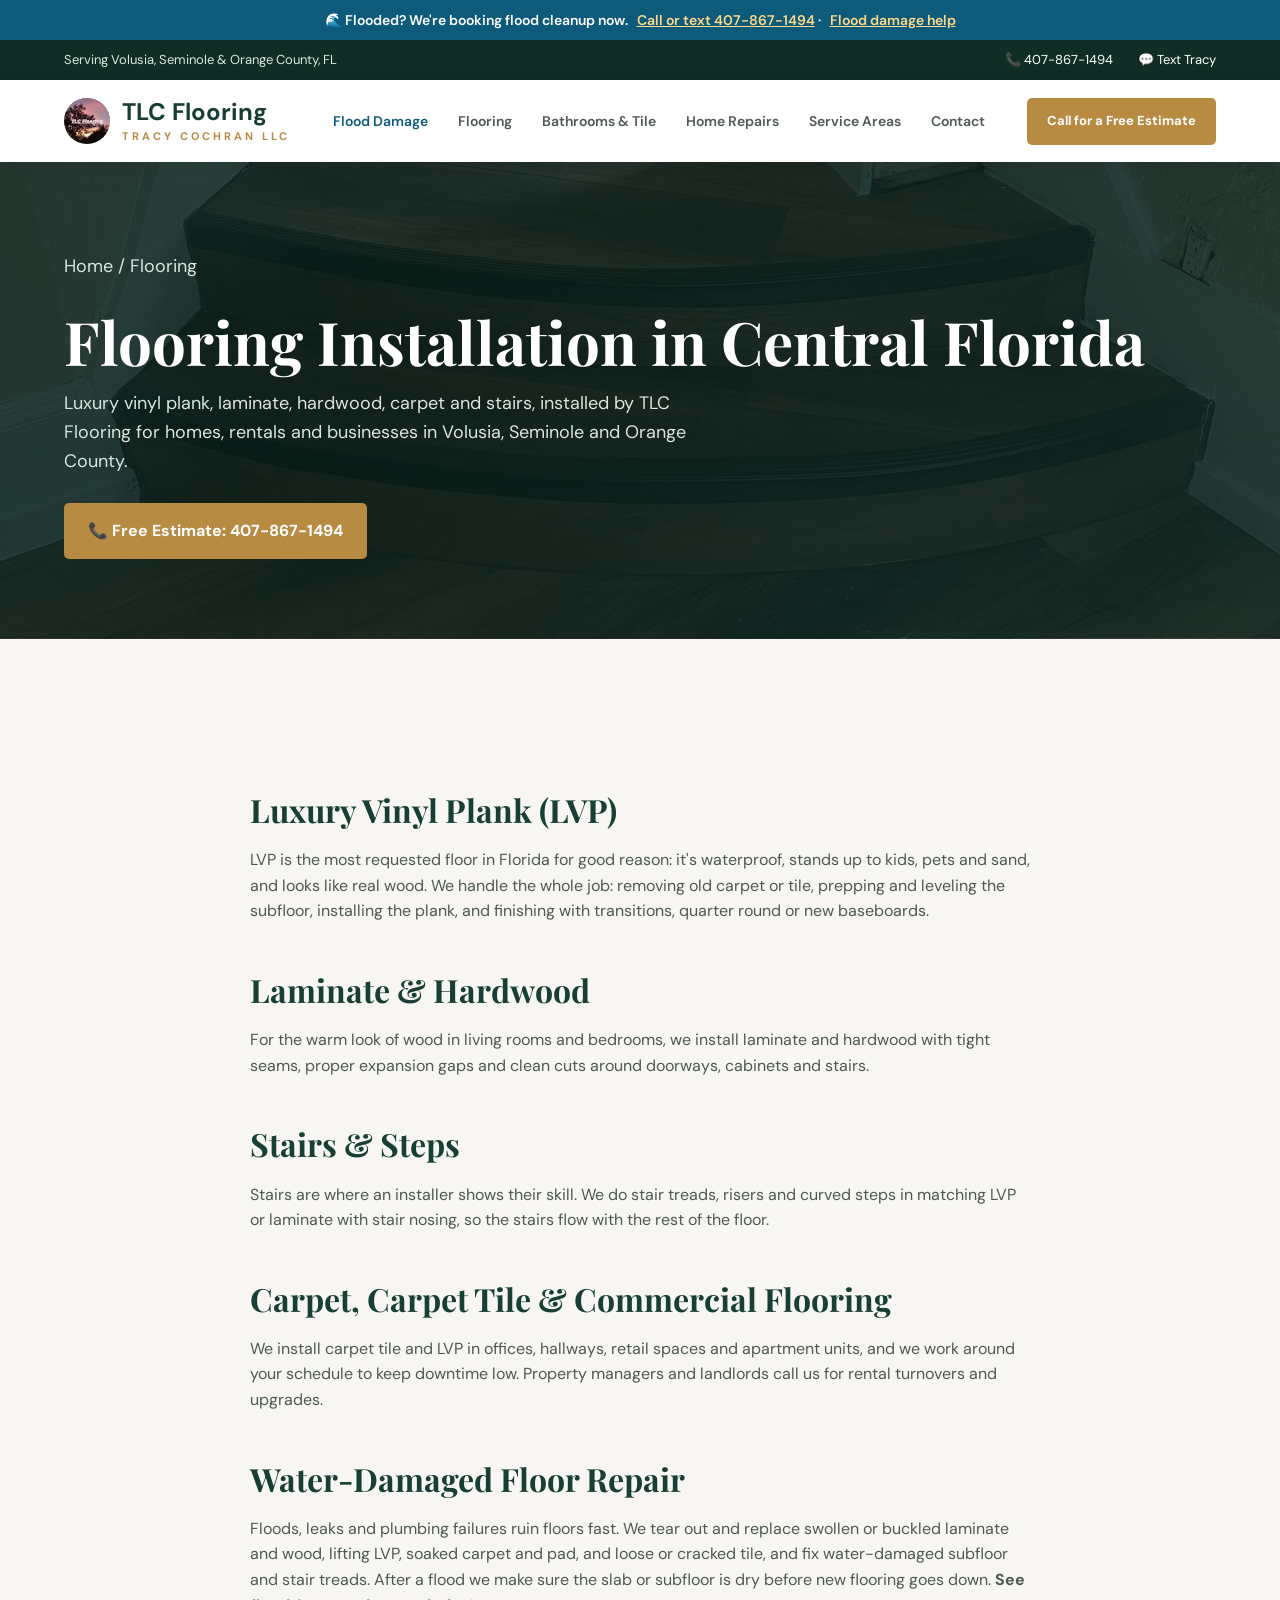
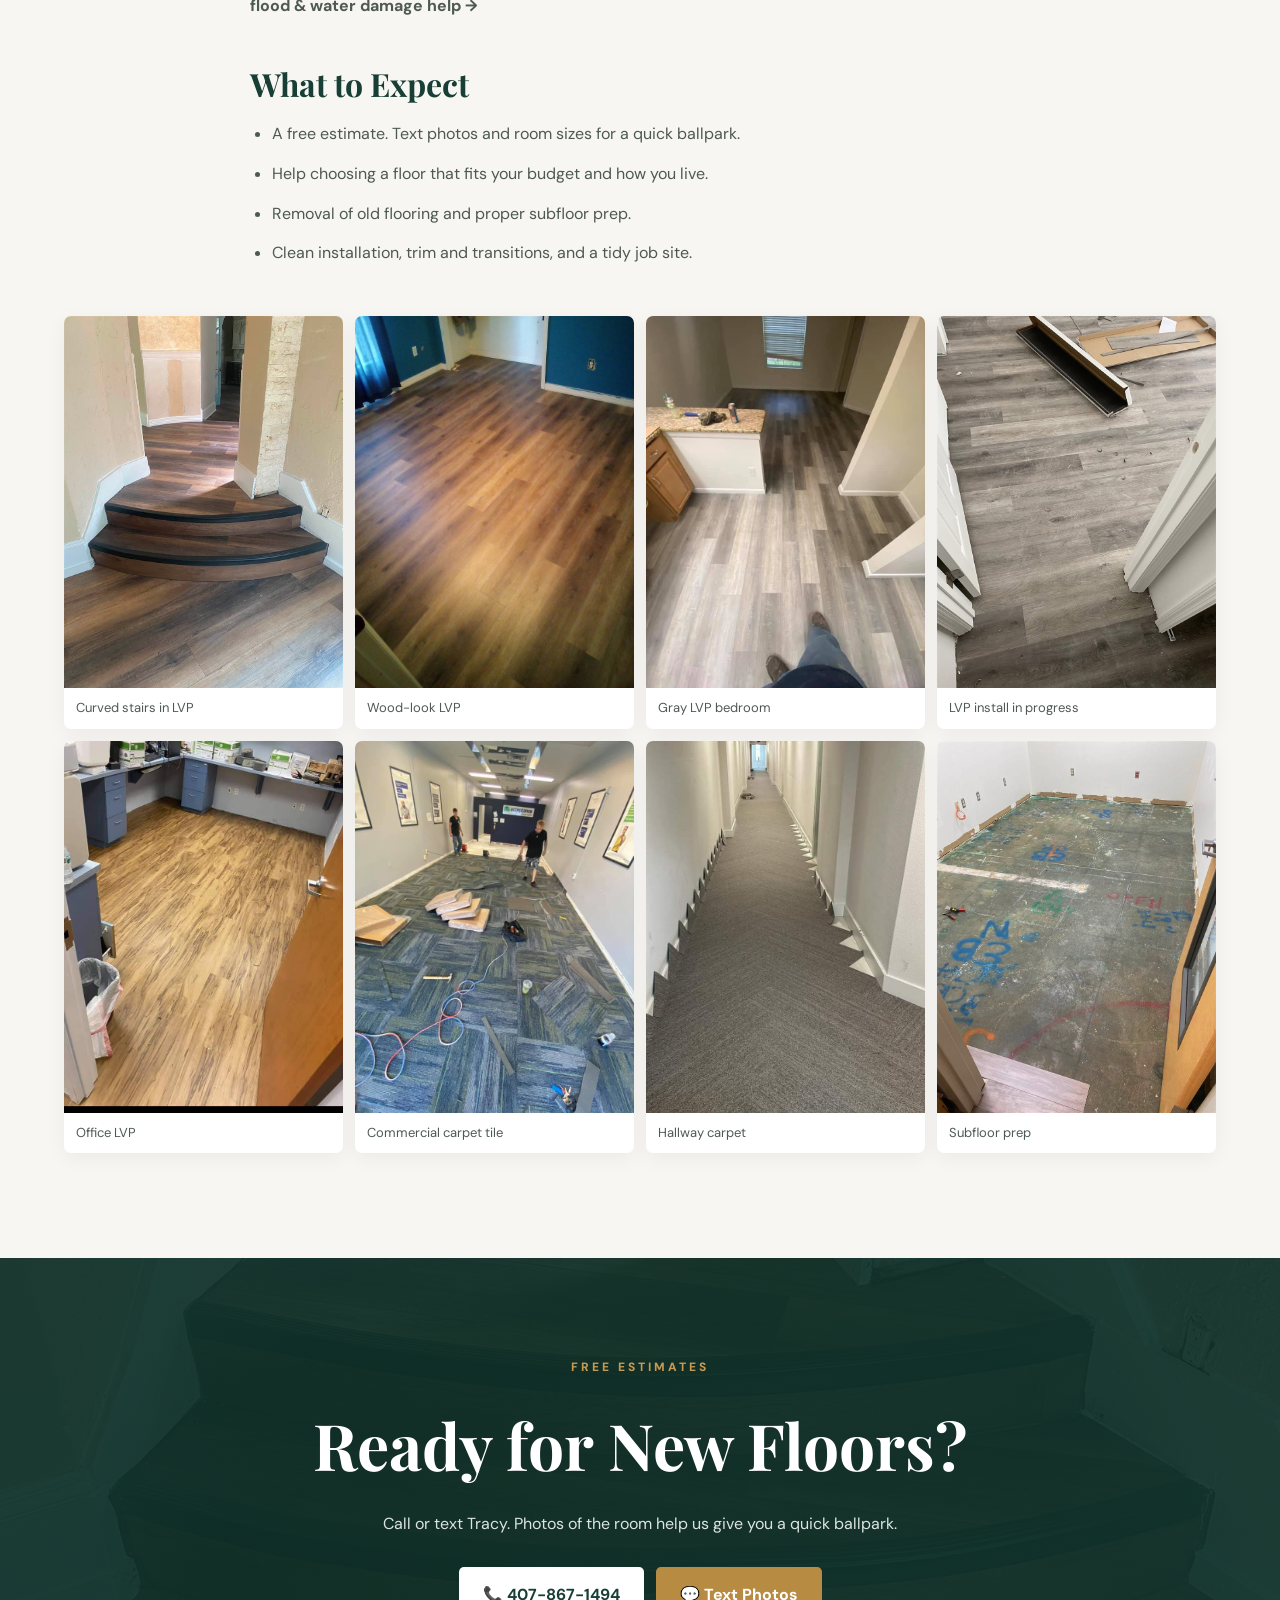
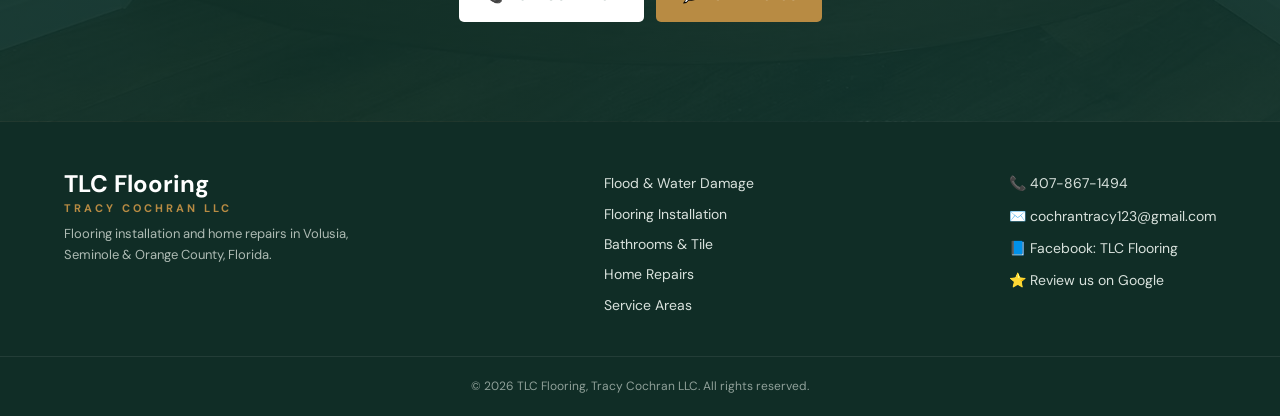
<file: flooring.html>
<!DOCTYPE html>
<html lang="en">
<head>
    <meta charset="UTF-8">
    <meta name="viewport" content="width=device-width, initial-scale=1.0">
    <title>LVP, Laminate, Hardwood &amp; Carpet Installation | TLC Flooring, Central Florida</title>
    <meta name="description" content="Luxury vinyl plank, laminate, hardwood, carpet tile and stair flooring installed, plus water-damaged floor repair, by TLC Flooring (Tracy Cochran LLC) in DeLand, Deltona, Sanford, Orlando and nearby. Free estimates: 407-867-1494.">
    <link rel="canonical" href="https://mrcyber01010101010101.github.io/tlc-flooring/flooring.html">
    <link rel="icon" href="images/logo.jpg">
    <link rel="stylesheet" href="style.css?v=20261107c">
</head>

<body>

<div class="flood-bar">
    🌊 Flooded? We're booking flood cleanup now. <a href="tel:14078671494">Call or text 407-867-1494</a> · <a href="flood-damage.html">Flood damage help</a>
</div>

<div class="topbar">
    <div class="container topbar-content">
        <span>Serving Volusia, Seminole &amp; Orange County, FL</span>
        <div>
            <a href="tel:14078671494">📞 407-867-1494</a>
            <a href="sms:+14078671494">💬 Text Tracy</a>
        </div>
    </div>
</div>

<header class="header">
    <div class="container nav">
        <a href="./" class="logo">
            <img src="images/logo.jpg" alt="TLC Flooring logo">
            <span class="logo-text">TLC Flooring<span>Tracy Cochran LLC</span></span>
        </a>
        <nav>
            <a href="flood-damage.html" class="nav-flood">Flood Damage</a>
            <a href="flooring.html">Flooring</a>
            <a href="bathrooms-tile.html">Bathrooms &amp; Tile</a>
            <a href="home-repairs.html">Home Repairs</a>
            <a href="service-areas.html">Service Areas</a>
            <a href="./#contact">Contact</a>
        </nav>
        <a href="tel:14078671494" class="nav-button">Call for a Free Estimate</a>
    </div>
</header>


<section class="page-hero">
    <div class="container">
        <p class="breadcrumb"><a href="./">Home</a> / Flooring</p>
        <h1>Flooring Installation in Central Florida</h1>
        <p>
            Luxury vinyl plank, laminate, hardwood, carpet and stairs, installed
            by TLC Flooring for homes, rentals and businesses in Volusia,
            Seminole and Orange County.
        </p>
        <a href="tel:14078671494" class="button primary">📞 Free Estimate: 407-867-1494</a>
    </div>
</section>


<section class="section">
    <div class="container prose">

        <h2>Luxury Vinyl Plank (LVP)</h2>
        <p>
            LVP is the most requested floor in Florida for good reason: it's
            waterproof, stands up to kids, pets and sand, and looks like real wood.
            We handle the whole job: removing old carpet or tile, prepping and
            leveling the subfloor, installing the plank, and finishing with
            transitions, quarter round or new baseboards.
        </p>

        <h2>Laminate &amp; Hardwood</h2>
        <p>
            For the warm look of wood in living rooms and bedrooms, we install
            laminate and hardwood with tight seams, proper expansion gaps and
            clean cuts around doorways, cabinets and stairs.
        </p>

        <h2 id="stairs">Stairs &amp; Steps</h2>
        <p>
            Stairs are where an installer shows their skill. We do stair treads,
            risers and curved steps in matching LVP or laminate with stair nosing,
            so the stairs flow with the rest of the floor.
        </p>

        <h2 id="commercial">Carpet, Carpet Tile &amp; Commercial Flooring</h2>
        <p>
            We install carpet tile and LVP in offices, hallways, retail spaces
            and apartment units, and we work around your schedule to keep
            downtime low. Property managers and landlords call us for rental
            turnovers and upgrades.
        </p>

        <h2 id="water-damage">Water-Damaged Floor Repair</h2>
        <p>
            Floods, leaks and plumbing failures ruin floors fast. We tear out and
            replace swollen or buckled laminate and wood, lifting LVP, soaked carpet
            and pad, and loose or cracked tile, and fix water-damaged subfloor and
            stair treads. After a flood we make sure the slab or subfloor is dry
            before new flooring goes down.
            <a href="flood-damage.html"><strong>See flood &amp; water damage help →</strong></a>
        </p>


        <h2>What to Expect</h2>
        <ul>
            <li>A free estimate. Text photos and room sizes for a quick ballpark.</li>
            <li>Help choosing a floor that fits your budget and how you live.</li>
            <li>Removal of old flooring and proper subfloor prep.</li>
            <li>Clean installation, trim and transitions, and a tidy job site.</li>
        </ul>

    </div>

    <div class="container" style="margin-top:50px;">
        <div class="photo-grid">
            <figure><img src="images/stairs-lvp.jpg" alt="Curved stairs in wood-look LVP" loading="lazy"><figcaption>Curved stairs in LVP</figcaption></figure>
            <figure><img src="images/wood-look-lvp.jpg" alt="Wood-look vinyl plank floor" loading="lazy"><figcaption>Wood-look LVP</figcaption></figure>
            <figure><img src="images/gray-lvp-room.jpg" alt="Gray LVP floor in a bedroom" loading="lazy"><figcaption>Gray LVP bedroom</figcaption></figure>
            <figure><img src="images/lvp-install.jpg" alt="LVP installation in progress" loading="lazy"><figcaption>LVP install in progress</figcaption></figure>
            <figure><img src="images/office-lvp.jpg" alt="Office LVP flooring" loading="lazy"><figcaption>Office LVP</figcaption></figure>
            <figure><img src="images/carpet-tile-office.jpg" alt="Commercial carpet tile" loading="lazy"><figcaption>Commercial carpet tile</figcaption></figure>
            <figure><img src="images/hallway-carpet.jpg" alt="Hallway carpet installation" loading="lazy"><figcaption>Hallway carpet</figcaption></figure>
            <figure><img src="images/demo-prep.jpg" alt="Subfloor prep before new flooring" loading="lazy"><figcaption>Subfloor prep</figcaption></figure>
        </div>
    </div>
</section>


<section class="cta">
    <div class="container cta-content">
        <p class="eyebrow">FREE ESTIMATES</p>
        <h2>Ready for New Floors?</h2>
        <p>Call or text Tracy. Photos of the room help us give you a quick ballpark.</p>
        <div class="cta-buttons">
            <a href="tel:14078671494" class="button light">📞 407-867-1494</a>
            <a href="sms:+14078671494" class="button gold">💬 Text Photos</a>
        </div>
    </div>
</section>


<footer class="footer">
    <div class="container footer-content">
        <div>
            <div class="logo footer-logo"><span class="logo-text">TLC Flooring<span>Tracy Cochran LLC</span></span></div>
            <p>Flooring installation and home repairs in Volusia,<br>Seminole &amp; Orange County, Florida.</p>
        </div>
        <div class="footer-links">
            <a href="flood-damage.html">Flood &amp; Water Damage</a>
            <a href="flooring.html">Flooring Installation</a>
            <a href="bathrooms-tile.html">Bathrooms &amp; Tile</a>
            <a href="home-repairs.html">Home Repairs</a>
            <a href="service-areas.html">Service Areas</a>
        </div>
        <div class="footer-contact">
            <a href="tel:14078671494">📞 407-867-1494</a>
            <a href="mailto:cochrantracy123@gmail.com">✉️ cochrantracy123@gmail.com</a>
            <a href="https://www.facebook.com/TLCFloors" target="_blank" rel="noopener">📘 Facebook: TLC Flooring</a>
            <a href="https://g.page/r/CUK0J7DUECPoEBM/review" target="_blank" rel="noopener">⭐ Review us on Google</a>
        </div>
    </div>
    <div class="copyright">© 2026 TLC Flooring, Tracy Cochran LLC. All rights reserved.</div>
</footer>

<a href="tel:14078671494" class="mobile-call">📞 Call TLC Flooring</a>

</body>
</html>
</file>
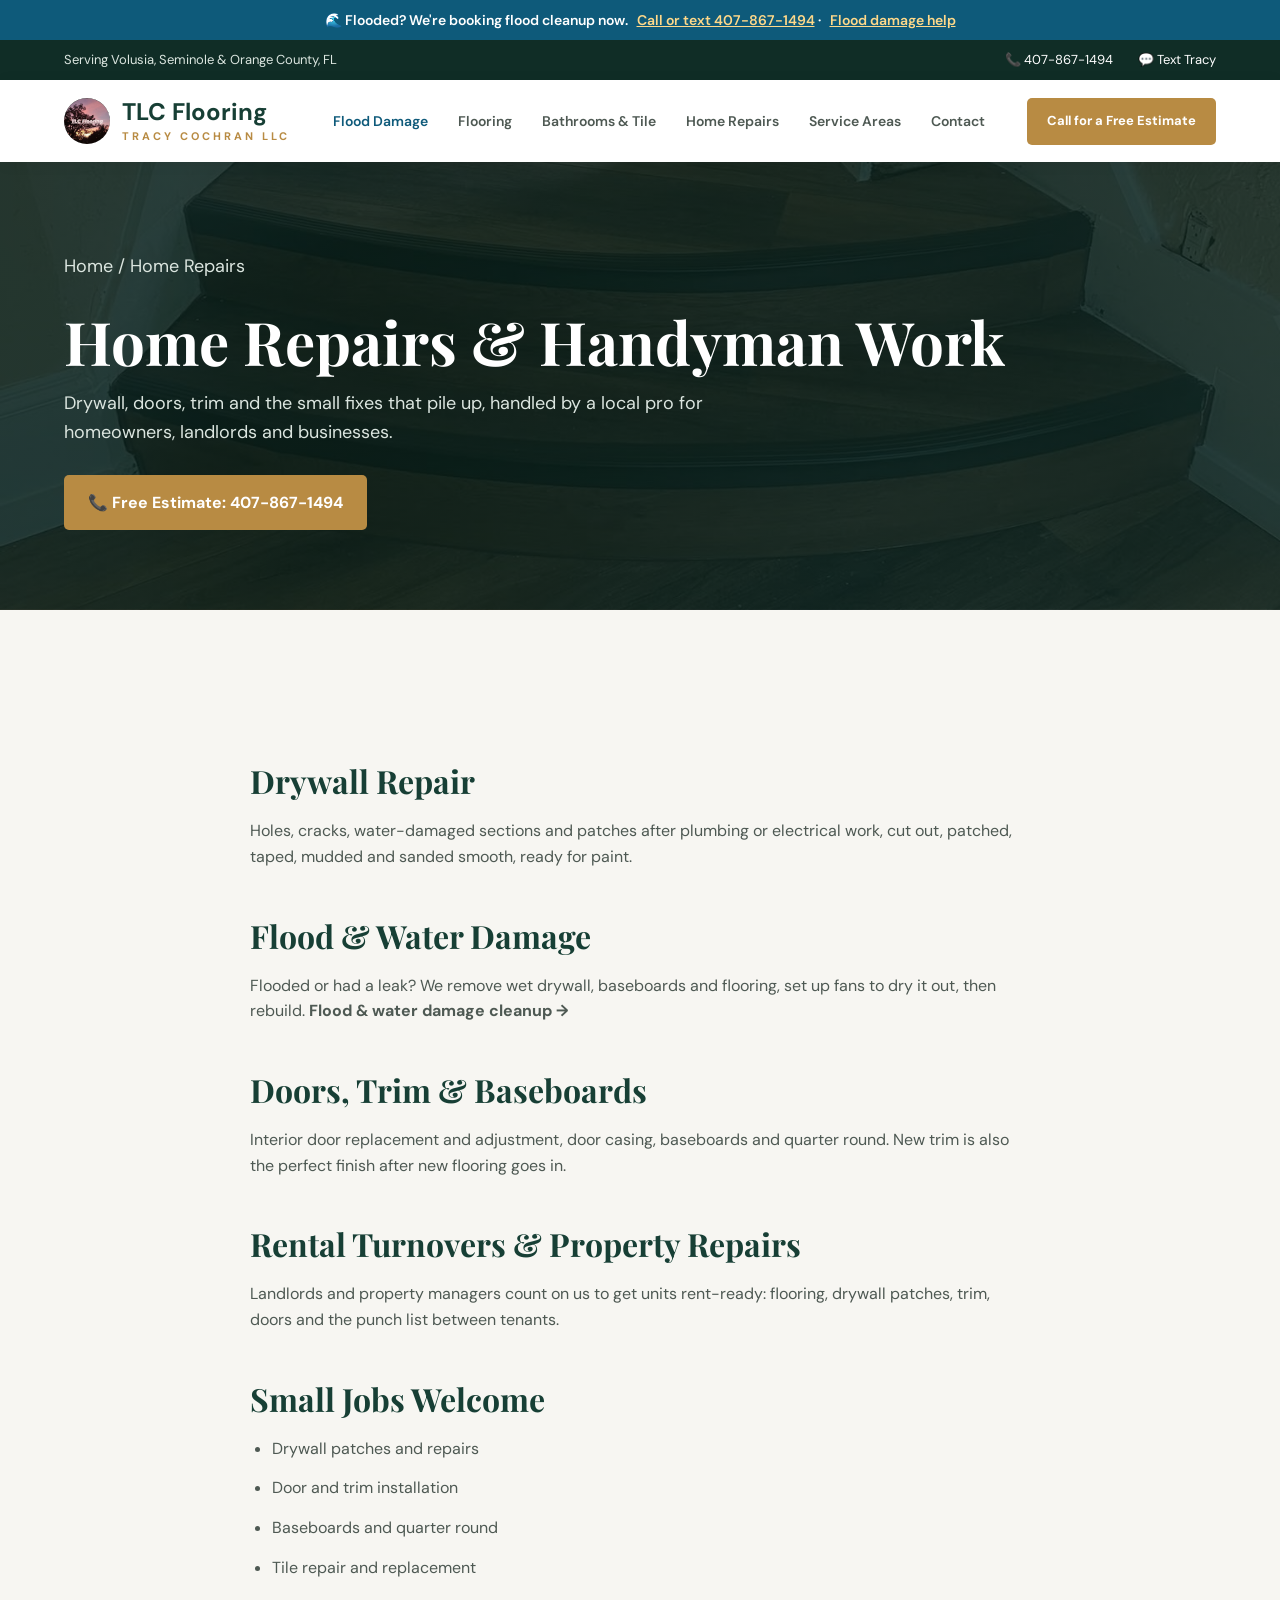
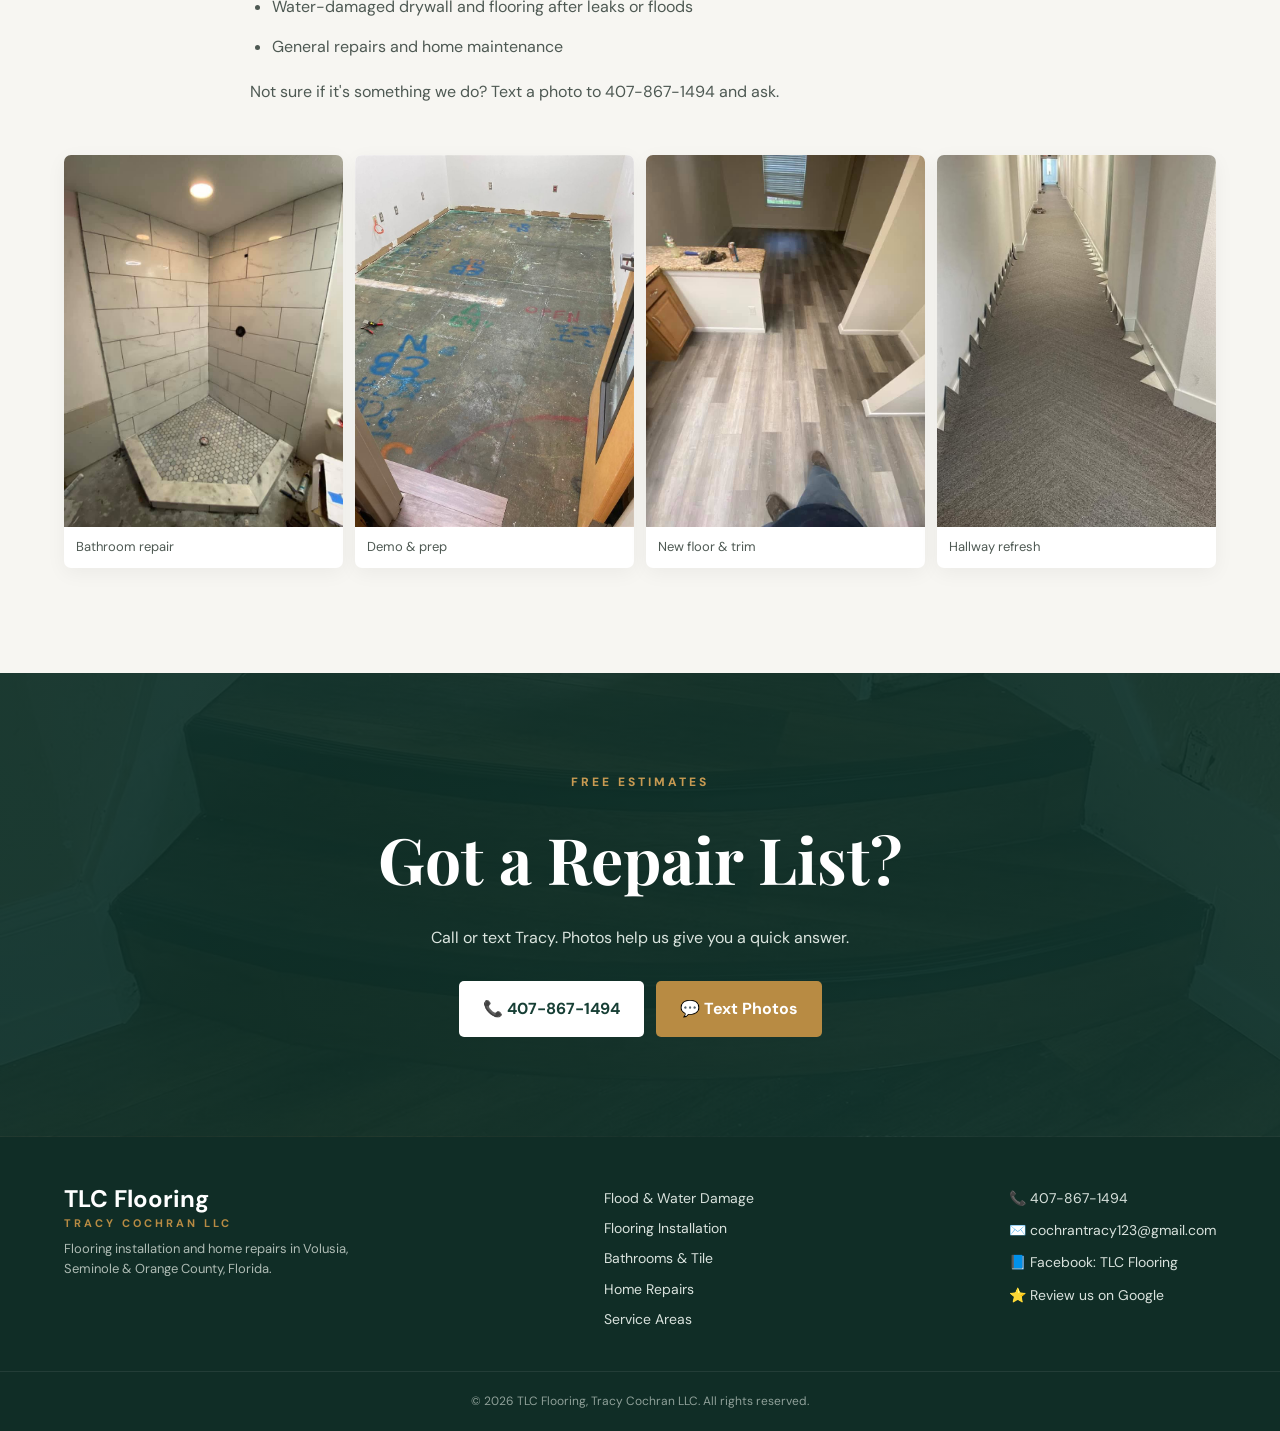
<file: home-repairs.html>
<!DOCTYPE html>
<html lang="en">
<head>
    <meta charset="UTF-8">
    <meta name="viewport" content="width=device-width, initial-scale=1.0">
    <title>Drywall Repair, Doors, Trim &amp; Handyman Services | TLC Flooring, Central Florida</title>
    <meta name="description" content="Drywall repair, flood and water damage repair, doors and trim, baseboards and handyman work for homeowners, landlords and businesses in Volusia, Seminole and Orange County, FL. TLC Flooring (Tracy Cochran LLC): 407-867-1494.">
    <link rel="canonical" href="https://mrcyber01010101010101.github.io/tlc-flooring/home-repairs.html">
    <link rel="icon" href="images/logo.jpg">
    <link rel="stylesheet" href="style.css?v=20261107c">
</head>

<body>

<div class="flood-bar">
    🌊 Flooded? We're booking flood cleanup now. <a href="tel:14078671494">Call or text 407-867-1494</a> · <a href="flood-damage.html">Flood damage help</a>
</div>

<div class="topbar">
    <div class="container topbar-content">
        <span>Serving Volusia, Seminole &amp; Orange County, FL</span>
        <div>
            <a href="tel:14078671494">📞 407-867-1494</a>
            <a href="sms:+14078671494">💬 Text Tracy</a>
        </div>
    </div>
</div>

<header class="header">
    <div class="container nav">
        <a href="./" class="logo">
            <img src="images/logo.jpg" alt="TLC Flooring logo">
            <span class="logo-text">TLC Flooring<span>Tracy Cochran LLC</span></span>
        </a>
        <nav>
            <a href="flood-damage.html" class="nav-flood">Flood Damage</a>
            <a href="flooring.html">Flooring</a>
            <a href="bathrooms-tile.html">Bathrooms &amp; Tile</a>
            <a href="home-repairs.html">Home Repairs</a>
            <a href="service-areas.html">Service Areas</a>
            <a href="./#contact">Contact</a>
        </nav>
        <a href="tel:14078671494" class="nav-button">Call for a Free Estimate</a>
    </div>
</header>


<section class="page-hero">
    <div class="container">
        <p class="breadcrumb"><a href="./">Home</a> / Home Repairs</p>
        <h1>Home Repairs &amp; Handyman Work</h1>
        <p>
            Drywall, doors, trim and the small fixes that pile up, handled by a
            local pro for homeowners, landlords and businesses.
        </p>
        <a href="tel:14078671494" class="button primary">📞 Free Estimate: 407-867-1494</a>
    </div>
</section>


<section class="section">
    <div class="container prose">

        <h2>Drywall Repair</h2>
        <p>
            Holes, cracks, water-damaged sections and patches after plumbing or
            electrical work, cut out, patched, taped, mudded and sanded smooth,
            ready for paint.
        </p>

        <h2>Flood &amp; Water Damage</h2>
        <p>
            Flooded or had a leak? We remove wet drywall, baseboards and flooring,
            set up fans to dry it out, then rebuild.
            <a href="flood-damage.html"><strong>Flood &amp; water damage cleanup →</strong></a>
        </p>


        <h2>Doors, Trim &amp; Baseboards</h2>
        <p>
            Interior door replacement and adjustment, door casing, baseboards
            and quarter round. New trim is also the perfect finish after new
            flooring goes in.
        </p>

        <h2>Rental Turnovers &amp; Property Repairs</h2>
        <p>
            Landlords and property managers count on us to get units rent-ready:
            flooring, drywall patches, trim, doors and the punch list between tenants.
        </p>

        <h2>Small Jobs Welcome</h2>
        <ul>
            <li>Drywall patches and repairs</li>
            <li>Door and trim installation</li>
            <li>Baseboards and quarter round</li>
            <li>Tile repair and replacement</li>
            <li>Water-damaged drywall and flooring after leaks or floods</li>
            <li>General repairs and home maintenance</li>
        </ul>
        <p>
            Not sure if it's something we do? Text a photo to 407-867-1494 and ask.
        </p>

    </div>

    <div class="container" style="margin-top:50px;">
        <div class="photo-grid">
            <figure><img src="images/shower-install.jpg" alt="Bathroom repair and tile work in progress" loading="lazy"><figcaption>Bathroom repair</figcaption></figure>
            <figure><img src="images/demo-prep.jpg" alt="Room prepped after demolition" loading="lazy"><figcaption>Demo &amp; prep</figcaption></figure>
            <figure><img src="images/gray-lvp-room.jpg" alt="Finished room with new floor and trim" loading="lazy"><figcaption>New floor &amp; trim</figcaption></figure>
            <figure><img src="images/hallway-carpet.jpg" alt="Hallway refresh in a commercial building" loading="lazy"><figcaption>Hallway refresh</figcaption></figure>
        </div>
    </div>
</section>


<section class="cta">
    <div class="container cta-content">
        <p class="eyebrow">FREE ESTIMATES</p>
        <h2>Got a Repair List?</h2>
        <p>Call or text Tracy. Photos help us give you a quick answer.</p>
        <div class="cta-buttons">
            <a href="tel:14078671494" class="button light">📞 407-867-1494</a>
            <a href="sms:+14078671494" class="button gold">💬 Text Photos</a>
        </div>
    </div>
</section>


<footer class="footer">
    <div class="container footer-content">
        <div>
            <div class="logo footer-logo"><span class="logo-text">TLC Flooring<span>Tracy Cochran LLC</span></span></div>
            <p>Flooring installation and home repairs in Volusia,<br>Seminole &amp; Orange County, Florida.</p>
        </div>
        <div class="footer-links">
            <a href="flood-damage.html">Flood &amp; Water Damage</a>
            <a href="flooring.html">Flooring Installation</a>
            <a href="bathrooms-tile.html">Bathrooms &amp; Tile</a>
            <a href="home-repairs.html">Home Repairs</a>
            <a href="service-areas.html">Service Areas</a>
        </div>
        <div class="footer-contact">
            <a href="tel:14078671494">📞 407-867-1494</a>
            <a href="mailto:cochrantracy123@gmail.com">✉️ cochrantracy123@gmail.com</a>
            <a href="https://www.facebook.com/TLCFloors" target="_blank" rel="noopener">📘 Facebook: TLC Flooring</a>
            <a href="https://g.page/r/CUK0J7DUECPoEBM/review" target="_blank" rel="noopener">⭐ Review us on Google</a>
        </div>
    </div>
    <div class="copyright">© 2026 TLC Flooring, Tracy Cochran LLC. All rights reserved.</div>
</footer>

<a href="tel:14078671494" class="mobile-call">📞 Call TLC Flooring</a>

</body>
</html>
</file>
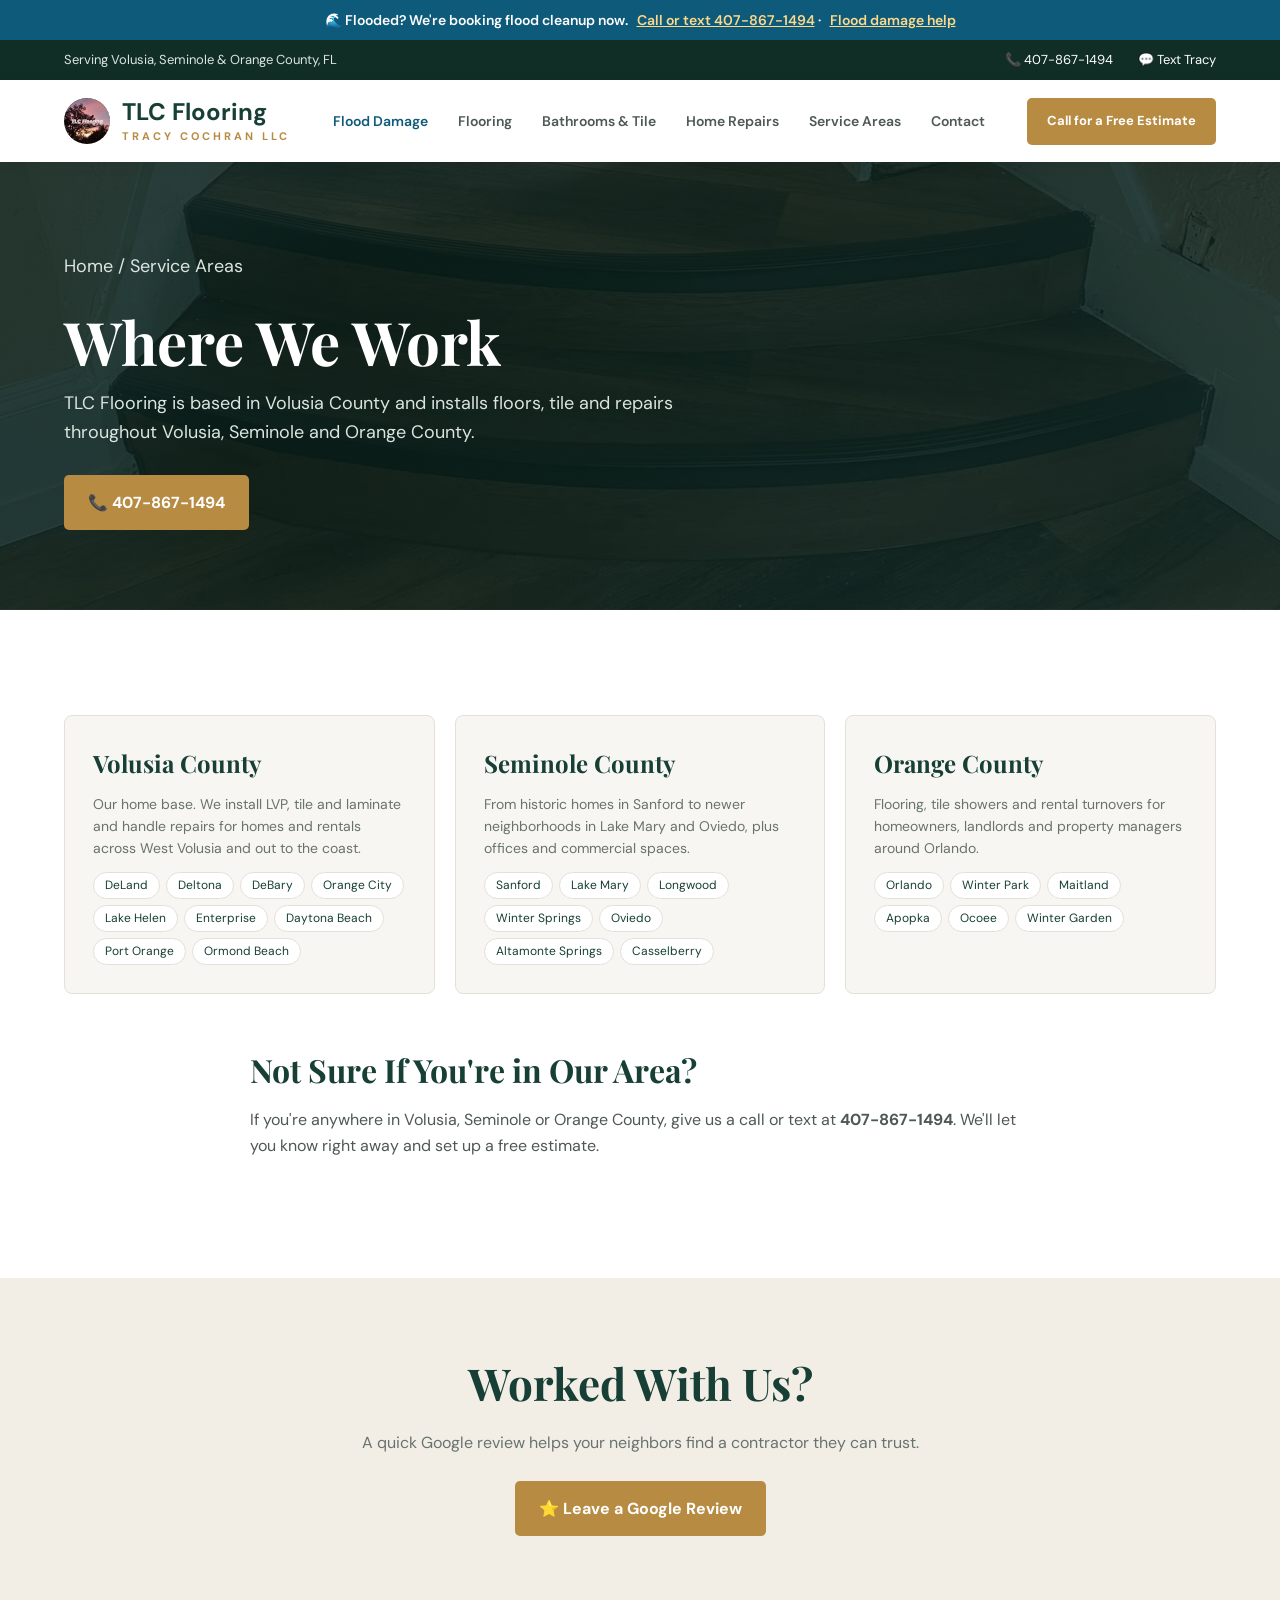
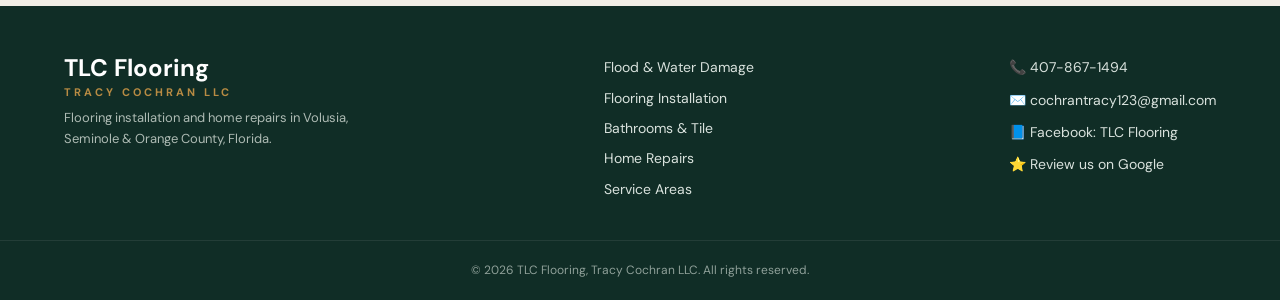
<file: service-areas.html>
<!DOCTYPE html>
<html lang="en">
<head>
    <meta charset="UTF-8">
    <meta name="viewport" content="width=device-width, initial-scale=1.0">
    <title>Service Areas: DeLand, Deltona, Sanford, Orlando &amp; More | TLC Flooring</title>
    <meta name="description" content="TLC Flooring (Tracy Cochran LLC) serves Volusia County (DeLand, Deltona, DeBary, Orange City), Seminole County (Sanford, Lake Mary, Oviedo) and Orange County (Orlando, Winter Park, Apopka). Call 407-867-1494.">
    <link rel="canonical" href="https://mrcyber01010101010101.github.io/tlc-flooring/service-areas.html">
    <link rel="icon" href="images/logo.jpg">
    <link rel="stylesheet" href="style.css?v=20261107c">
</head>

<body>

<div class="flood-bar">
    🌊 Flooded? We're booking flood cleanup now. <a href="tel:14078671494">Call or text 407-867-1494</a> · <a href="flood-damage.html">Flood damage help</a>
</div>

<div class="topbar">
    <div class="container topbar-content">
        <span>Serving Volusia, Seminole &amp; Orange County, FL</span>
        <div>
            <a href="tel:14078671494">📞 407-867-1494</a>
            <a href="sms:+14078671494">💬 Text Tracy</a>
        </div>
    </div>
</div>

<header class="header">
    <div class="container nav">
        <a href="./" class="logo">
            <img src="images/logo.jpg" alt="TLC Flooring logo">
            <span class="logo-text">TLC Flooring<span>Tracy Cochran LLC</span></span>
        </a>
        <nav>
            <a href="flood-damage.html" class="nav-flood">Flood Damage</a>
            <a href="flooring.html">Flooring</a>
            <a href="bathrooms-tile.html">Bathrooms &amp; Tile</a>
            <a href="home-repairs.html">Home Repairs</a>
            <a href="service-areas.html">Service Areas</a>
            <a href="./#contact">Contact</a>
        </nav>
        <a href="tel:14078671494" class="nav-button">Call for a Free Estimate</a>
    </div>
</header>


<section class="page-hero">
    <div class="container">
        <p class="breadcrumb"><a href="./">Home</a> / Service Areas</p>
        <h1>Where We Work</h1>
        <p>
            TLC Flooring is based in Volusia County and installs floors, tile
            and repairs throughout Volusia, Seminole and Orange County.
        </p>
        <a href="tel:14078671494" class="button primary">📞 407-867-1494</a>
    </div>
</section>


<section class="areas section">
    <div class="container">

        <div class="area-grid">

            <div class="area-card">
                <h3>Volusia County</h3>
                <p>
                    Our home base. We install LVP, tile and laminate and handle
                    repairs for homes and rentals across West Volusia and out to
                    the coast.
                </p>
                <ul>
                    <li>DeLand</li><li>Deltona</li><li>DeBary</li><li>Orange City</li>
                    <li>Lake Helen</li><li>Enterprise</li><li>Daytona Beach</li>
                    <li>Port Orange</li><li>Ormond Beach</li>
                </ul>
            </div>

            <div class="area-card">
                <h3>Seminole County</h3>
                <p>
                    From historic homes in Sanford to newer neighborhoods in Lake
                    Mary and Oviedo, plus offices and commercial spaces.
                </p>
                <ul>
                    <li>Sanford</li><li>Lake Mary</li><li>Longwood</li><li>Winter Springs</li>
                    <li>Oviedo</li><li>Altamonte Springs</li><li>Casselberry</li>
                </ul>
            </div>

            <div class="area-card">
                <h3>Orange County</h3>
                <p>
                    Flooring, tile showers and rental turnovers for homeowners,
                    landlords and property managers around Orlando.
                </p>
                <ul>
                    <li>Orlando</li><li>Winter Park</li><li>Maitland</li><li>Apopka</li>
                    <li>Ocoee</li><li>Winter Garden</li>
                </ul>
            </div>

        </div>

        <div class="prose" style="margin:50px auto 0;">
            <h2>Not Sure If You're in Our Area?</h2>
            <p>
                If you're anywhere in Volusia, Seminole or Orange County, give us a
                call or text at <a href="tel:14078671494"><strong>407-867-1494</strong></a>.
                We'll let you know right away and set up a free estimate.
            </p>
        </div>

    </div>
</section>


<section class="reviews-band">
    <div class="container">
        <h2>Worked With Us?</h2>
        <p>A quick Google review helps your neighbors find a contractor they can trust.</p>
        <a href="https://g.page/r/CUK0J7DUECPoEBM/review" class="button primary" target="_blank" rel="noopener">⭐ Leave a Google Review</a>
    </div>
</section>


<footer class="footer">
    <div class="container footer-content">
        <div>
            <div class="logo footer-logo"><span class="logo-text">TLC Flooring<span>Tracy Cochran LLC</span></span></div>
            <p>Flooring installation and home repairs in Volusia,<br>Seminole &amp; Orange County, Florida.</p>
        </div>
        <div class="footer-links">
            <a href="flood-damage.html">Flood &amp; Water Damage</a>
            <a href="flooring.html">Flooring Installation</a>
            <a href="bathrooms-tile.html">Bathrooms &amp; Tile</a>
            <a href="home-repairs.html">Home Repairs</a>
            <a href="service-areas.html">Service Areas</a>
        </div>
        <div class="footer-contact">
            <a href="tel:14078671494">📞 407-867-1494</a>
            <a href="mailto:cochrantracy123@gmail.com">✉️ cochrantracy123@gmail.com</a>
            <a href="https://www.facebook.com/TLCFloors" target="_blank" rel="noopener">📘 Facebook: TLC Flooring</a>
            <a href="https://g.page/r/CUK0J7DUECPoEBM/review" target="_blank" rel="noopener">⭐ Review us on Google</a>
        </div>
    </div>
    <div class="copyright">© 2026 TLC Flooring, Tracy Cochran LLC. All rights reserved.</div>
</footer>

<a href="tel:14078671494" class="mobile-call">📞 Call TLC Flooring</a>

</body>
</html>
</file>
<file: style.css>
﻿@import url('https://fonts.googleapis.com/css2?family=DM+Sans:wght@400;500;600;700&family=Playfair+Display:wght@600;700&display=swap');

* {
    margin: 0;
    padding: 0;
    box-sizing: border-box;
}

html {
    scroll-behavior: smooth;
}

body {
    font-family: 'DM Sans', Arial, sans-serif;
    color: #17231e;
    background: #f7f6f2;
    line-height: 1.6;
}

a {
    color: inherit;
    text-decoration: none;
}

.container {
    width: min(1160px, 90%);
    margin: auto;
}


/* TOP BAR */

.topbar {
    background: #102d26;
    color: #dce6e0;
    font-size: 13px;
}

.topbar-content {
    min-height: 40px;
    display: flex;
    justify-content: space-between;
    align-items: center;
}

.topbar a {
    margin-left: 22px;
    color: white;
}


/* HEADER */

.header {
    background: white;
    position: sticky;
    top: 0;
    z-index: 1000;
    box-shadow: 0 2px 15px rgba(0,0,0,.05);
}

.nav {
    min-height: 82px;
    display: flex;
    align-items: center;
    justify-content: space-between;
    gap: 25px;
}

.logo {
    color: #173f35;
    font-size: 24px;
    font-weight: 700;
    line-height: 1;
}

.logo span {
    display: block;
    color: #b88b43;
    font-size: 11px;
    letter-spacing: 3px;
    text-transform: uppercase;
    margin-top: 7px;
}

nav {
    display: flex;
    gap: 30px;
}

nav a {
    font-size: 14px;
    font-weight: 600;
    color: #4e5953;
}

nav a:hover {
    color: #b88b43;
}

.nav-button {
    background: #b88b43;
    color: white;
    padding: 13px 20px;
    border-radius: 5px;
    font-size: 13px;
    font-weight: 700;
}


/* HERO */

.hero {
    min-height: 720px;
    position: relative;
    display: flex;
    align-items: center;

    background-image:
        url("images/hero-stairs.jpg");

    background-size: cover;
    background-position: center;
    color: white;
}

.hero-overlay {
    position: absolute;
    inset: 0;

    background:
        linear-gradient(
            90deg,
            rgba(10,31,25,.94),
            rgba(10,31,25,.70),
            rgba(10,31,25,.20)
        );
}

.hero-content {
    position: relative;
    z-index: 2;
}

.hero-text {
    max-width: 760px;
}

.eyebrow {
    color: #c79a52;
    font-size: 12px;
    font-weight: 800;
    letter-spacing: 3px;
    margin-bottom: 16px;
}

.hero h1 {
    font-family: 'Playfair Display', Georgia, serif;
    font-size: clamp(50px, 7vw, 86px);
    line-height: 1.02;
    letter-spacing: -2px;
    margin-bottom: 25px;
}

.hero h1 span {
    display: block;
    color: #e3bb76;
}

.hero-description {
    max-width: 600px;
    font-size: 20px;
    color: #eef3ef;
    margin-bottom: 35px;
}

.hero-buttons {
    display: flex;
    flex-wrap: wrap;
    gap: 14px;
}

.hero-trust {
    margin-top: 35px;
    color: #d8e3dd;
    font-size: 13px;
}

.hero-trust span {
    color: #c79a52;
    margin: 0 10px;
}


/* BUTTONS */

.button {
    display: inline-block;
    border: none;
    padding: 15px 24px;
    border-radius: 5px;
    font-weight: 700;
    cursor: pointer;
    font-family: inherit;
    text-align: center;
}

.primary {
    background: #b88b43;
    color: white;
}

.primary:hover {
    background: #9e7435;
}

.outline {
    border: 1px solid rgba(255,255,255,.7);
    color: white;
}

.outline:hover {
    background: white;
    color: #173f35;
}

.light {
    background: white;
    color: #173f35;
}

.gold {
    background: #b88b43;
    color: white;
}


/* SECTIONS */

.section {
    padding: 105px 0;
}

.section-heading {
    max-width: 700px;
    margin-bottom: 55px;
}

.section-heading.center {
    text-align: center;
    margin-left: auto;
    margin-right: auto;
}

.section-heading h2,
.about-content h2,
.contact-info h2 {
    font-family: 'Playfair Display', Georgia, serif;
    color: #173f35;
    font-size: clamp(38px, 5vw, 58px);
    line-height: 1.08;
    margin-bottom: 18px;
}

.section-heading p:last-child {
    color: #6a746e;
}


/* SERVICES */

.services {
    background: #f7f6f2;
}

.service-grid {
    display: grid;
    grid-template-columns: repeat(3, 1fr);
    gap: 20px;
}

.service-card {
    background: white;
    border-radius: 8px;
    overflow: hidden;
    box-shadow: 0 5px 25px rgba(0,0,0,.05);
}

.service-image {
    height: 220px;
    background-size: cover;
    background-position: center;
}

.vinyl {
    background-image:
        url("images/kitchen-lvp.jpg");
}

.hardwood {
    background-image:
        url("images/wood-look-lvp.jpg");
}

.laminate {
    background-image:
        url("images/office-lvp.jpg");
}

.tile {
    background-image:
        url("images/tile-shower.jpg");
}

.service-content {
    padding: 28px;
}

.number {
    color: #b88b43;
    font-size: 12px;
    font-weight: 800;
}

.service-content h3 {
    color: #173f35;
    font-family: 'Playfair Display', Georgia, serif;
    font-size: 25px;
    margin: 8px 0 10px;
}

.service-content p {
    color: #69736d;
    font-size: 14px;
    margin-bottom: 20px;
}

.service-content a {
    color: #173f35;
    font-size: 13px;
    font-weight: 800;
}


/* ABOUT */

.about {
    background: white;
}

.about-grid {
    display: grid;
    grid-template-columns: 1fr 1fr;
    gap: 75px;
    align-items: center;
}

.about-photo {
    min-height: 600px;

    background-image:
        url("images/stairs-lvp.jpg");

    background-size: cover;
    background-position: center;

    border-radius: 6px;
}

.about-content > p:not(.eyebrow) {
    color: #69736d;
    margin-bottom: 18px;
}

.about-points {
    display: grid;
    grid-template-columns: repeat(3, 1fr);
    gap: 15px;
    margin: 30px 0;
}

.about-points div {
    border-left: 2px solid #b88b43;
    padding-left: 12px;
}

.about-points strong {
    display: block;
    color: #b88b43;
    font-size: 12px;
}

.about-points span {
    display: block;
    color: #173f35;
    font-size: 12px;
    font-weight: 700;
}


/* GALLERY */

.projects {
    background: #f7f6f2;
}

.gallery {
    display: grid;
    grid-template-columns: 1.4fr .8fr .8fr;
    grid-template-rows: 260px 260px;
    gap: 15px;
}

.gallery-item {
    background-size: cover;
    background-position: center;
    border-radius: 7px;
    position: relative;
    overflow: hidden;
}

.gallery-item::after {
    content: "";
    position: absolute;
    inset: 0;
    background: linear-gradient(transparent, rgba(0,0,0,.65));
}

.gallery-item div {
    position: absolute;
    z-index: 2;
    left: 25px;
    bottom: 22px;
    color: white;
}

.gallery-item span {
    display: block;
    color: #e2bd7c;
    font-size: 11px;
    text-transform: uppercase;
    letter-spacing: 2px;
}

.gallery-item strong {
    font-size: 19px;
}

.gallery-one {
    grid-row: span 2;
    background-image:
        url("images/living-room-lvp.jpg");
}

.gallery-two {
    background-image:
        url("images/copper-tub-bath.jpg");
}

.gallery-three {
    background-image:
        url("images/gray-lvp-room.jpg");
}

.gallery-four {
    grid-column: span 2;
    background-image:
        url("images/carpet-tile-office.jpg");
}


/* CTA */

.cta {
    background:
        linear-gradient(
            rgba(15,48,40,.93),
            rgba(15,48,40,.93)
        ),
        url("images/hero-stairs.jpg");

    background-size: cover;
    background-position: center;

    padding: 100px 0;
    color: white;
    text-align: center;
}

.cta h2 {
    font-family: 'Playfair Display', Georgia, serif;
    font-size: clamp(42px, 6vw, 64px);
    margin-bottom: 15px;
}

.cta p:not(.eyebrow) {
    color: #dbe5df;
    margin-bottom: 30px;
}

.cta-buttons {
    display: flex;
    justify-content: center;
    flex-wrap: wrap;
    gap: 12px;
}


/* CONTACT */

.contact {
    background: white;
}

.contact-grid {
    display: grid;
    grid-template-columns: .9fr 1.1fr;
    gap: 80px;
    align-items: start;
}

.contact-info > p:not(.eyebrow) {
    color: #69736d;
    max-width: 500px;
    margin-bottom: 30px;
}

.contact-card {
    display: flex;
    align-items: center;
    gap: 15px;
    margin: 20px 0;
}

.contact-card > span {
    width: 48px;
    height: 48px;
    border-radius: 50%;
    background: #f2eee6;
    display: grid;
    place-items: center;
}

.contact-card small {
    display: block;
    color: #9b743a;
    font-size: 10px;
    font-weight: 800;
    letter-spacing: 2px;
}

.contact-card a,
.contact-card strong {
    display: block;
    color: #173f35;
    font-size: 17px;
}


/* FORM */

.quote-box {
    background: #f7f6f2;
    padding: 40px;
    border-radius: 8px;
    border: 1px solid #e5e0d7;
}

.quote-box h3 {
    font-family: 'Playfair Display', Georgia, serif;
    color: #173f35;
    font-size: 32px;
    margin-bottom: 5px;
}

.quote-box > p {
    color: #69736d;
    margin-bottom: 25px;
}

.contact-form,
.quote-box form {
    display: grid;
    gap: 13px;
}

.quote-box input,
.quote-box select,
.quote-box textarea {
    width: 100%;
    padding: 15px;
    border: 1px solid #ddd8ce;
    border-radius: 5px;
    background: white;
    font: inherit;
    color: #27352e;
}

.quote-box textarea {
    resize: vertical;
}


/* FOOTER */

.footer {
    background: #102d26;
    color: #d9e2dd;
    padding-top: 50px;
}

.footer-content {
    display: flex;
    justify-content: space-between;
    gap: 40px;
}

.footer-logo {
    color: white;
}

.footer-content p {
    color: #aebbb4;
    margin-top: 10px;
    font-size: 13px;
}

.footer-contact {
    display: flex;
    flex-direction: column;
    gap: 10px;
    font-size: 14px;
}

.footer-contact a:hover {
    color: #d1a45e;
}

.copyright {
    text-align: center;
    border-top: 1px solid rgba(255,255,255,.08);
    margin-top: 40px;
    padding: 20px;
    color: #8fa099;
    font-size: 12px;
}


/* MOBILE CALL BUTTON */

.mobile-call {
    display: none;
}


/* LOGO IMAGE */

.logo {
    display: flex;
    align-items: center;
    gap: 12px;
}

.logo img {
    width: 46px;
    height: 46px;
    border-radius: 50%;
}

.logo .logo-text {
    display: block;
    color: inherit;
    font-size: inherit;
    letter-spacing: 0;
    text-transform: none;
    margin: 0;
}

.logo-text span {
    display: block;
    color: #b88b43;
    font-size: 11px;
    letter-spacing: 3px;
    text-transform: uppercase;
    margin-top: 7px;
}


/* EXTRA SERVICE IMAGES */

.stairs {
    background-image: url("images/stairs-lvp.jpg");
}

.carpet {
    background-image: url("images/carpet-tile-office.jpg");
}

.repairs {
    background-image: url("images/shower-install.jpg");
}


/* PHOTO GRID (real job photos) */

.photo-grid {
    display: grid;
    grid-template-columns: repeat(4, 1fr);
    gap: 12px;
}

.photo-grid figure {
    margin: 0;
    background: white;
    border-radius: 7px;
    overflow: hidden;
    box-shadow: 0 5px 20px rgba(0,0,0,.05);
}

.photo-grid img {
    display: block;
    width: 100%;
    aspect-ratio: 3 / 4;
    object-fit: cover;
}

.photo-grid figcaption {
    padding: 10px 12px;
    font-size: 13px;
    color: #4e5953;
}


/* SERVICE AREAS */

.areas {
    background: white;
}

.area-grid {
    display: grid;
    grid-template-columns: repeat(3, 1fr);
    gap: 20px;
}

.area-card {
    background: #f7f6f2;
    border: 1px solid #e5e0d7;
    border-radius: 8px;
    padding: 28px;
}

.area-card h3 {
    font-family: 'Playfair Display', Georgia, serif;
    color: #173f35;
    font-size: 24px;
    margin-bottom: 10px;
}

.area-card p {
    color: #69736d;
    font-size: 14px;
    margin-bottom: 12px;
}

.area-card ul {
    list-style: none;
    display: flex;
    flex-wrap: wrap;
    gap: 6px;
}

.area-card li {
    background: white;
    border: 1px solid #e5e0d7;
    border-radius: 20px;
    padding: 3px 11px;
    font-size: 12px;
    color: #173f35;
}


/* REVIEWS BAND */

.reviews-band {
    background: #f2eee6;
    padding: 70px 0;
    text-align: center;
}

.reviews-band h2 {
    font-family: 'Playfair Display', Georgia, serif;
    color: #173f35;
    font-size: clamp(32px, 4vw, 44px);
    margin-bottom: 12px;
}

.reviews-band p {
    color: #69736d;
    max-width: 620px;
    margin: 0 auto 25px;
}


/* INNER PAGES */

.page-hero {
    background:
        linear-gradient(rgba(10,31,25,.85), rgba(10,31,25,.85)),
        url("images/hero-stairs.jpg");
    background-size: cover;
    background-position: center;
    color: white;
    padding: 90px 0 80px;
}

.page-hero h1 {
    font-family: 'Playfair Display', Georgia, serif;
    font-size: clamp(38px, 5vw, 60px);
    line-height: 1.08;
    margin-bottom: 15px;
}

.page-hero p:not(.eyebrow) {
    max-width: 650px;
    color: #dbe5df;
    font-size: 18px;
    margin-bottom: 28px;
}

.prose {
    max-width: 780px;
}

.prose h2 {
    font-family: 'Playfair Display', Georgia, serif;
    color: #173f35;
    font-size: 32px;
    margin: 40px 0 12px;
}

.prose p,
.prose li {
    color: #4e5953;
    margin-bottom: 14px;
}

.prose ul {
    padding-left: 22px;
    margin-bottom: 20px;
}

.breadcrumb {
    font-size: 13px;
    color: #c79a52;
    margin-bottom: 18px;
}

.breadcrumb a {
    color: #dbe5df;
}

.footer-links {
    display: flex;
    flex-direction: column;
    gap: 8px;
    font-size: 14px;
}

.footer-links a:hover {
    color: #d1a45e;
}


/* MOBILE */

@media (max-width: 900px) {

    nav {
        display: none;
    }

    .service-grid,
    .area-grid {
        grid-template-columns: repeat(2, 1fr);
    }

    .photo-grid {
        grid-template-columns: repeat(3, 1fr);
    }

    .about-grid,
    .contact-grid {
        grid-template-columns: 1fr;
    }

    .gallery {
        grid-template-columns: 1fr 1fr;
        grid-template-rows: 300px 220px 220px;
    }

    .gallery-one {
        grid-row: span 1;
        grid-column: span 2;
    }

    .gallery-four {
        grid-column: span 2;
    }

    .mobile-call {
        display: block;
        position: fixed;
        bottom: 15px;
        left: 15px;
        right: 15px;
        z-index: 2000;
        text-align: center;
        background: #b88b43;
        color: white;
        padding: 15px;
        border-radius: 6px;
        font-weight: 800;
        box-shadow: 0 5px 25px rgba(0,0,0,.25);
    }
}

@media (max-width: 600px) {

    .topbar-content {
        justify-content: center;
        text-align: center;
    }

    .topbar-content > span {
        display: none;
    }

    .topbar a {
        margin: 0 8px;
    }

    .nav-button {
        display: none;
    }

    .hero {
        min-height: 650px;
    }

    .hero h1 {
        font-size: 50px;
    }

    .hero-description {
        font-size: 17px;
    }

    .service-grid,
    .area-grid {
        grid-template-columns: 1fr;
    }

    .photo-grid {
        grid-template-columns: repeat(2, 1fr);
    }

    .about-photo {
        min-height: 400px;
    }

    .about-points {
        grid-template-columns: 1fr;
    }

    .gallery {
        display: block;
    }

    .gallery-item {
        height: 300px;
        margin-bottom: 15px;
    }

    .quote-box {
        padding: 25px;
    }

    .footer-content {
        flex-direction: column;
    }

}


/* FLOOD DAMAGE (added 2026-11-03) */

.flood-bar {
    background: #0e5a7a;
    color: white;
    text-align: center;
    font-size: 14px;
    font-weight: 600;
    padding: 9px 16px;
}

.flood-bar a {
    color: #ffd98a;
    text-decoration: underline;
    margin-left: 6px;
}

nav a.nav-flood {
    color: #0e5a7a;
}

.flood-hero {
    background:
        linear-gradient(rgba(8,38,52,.86), rgba(8,38,52,.86)),
        url("images/demo-prep.jpg");
    background-size: cover;
    background-position: center;
}

.flood-hero .button {
    margin: 0 10px 10px 0;
}

.flood-steps {
    display: grid;
    grid-template-columns: repeat(4, 1fr);
    gap: 18px;
}

.flood-step {
    background: white;
    border-top: 4px solid #0e5a7a;
    border-radius: 8px;
    padding: 24px;
    box-shadow: 0 5px 25px rgba(0,0,0,.05);
}

.flood-step h3 {
    font-family: 'Playfair Display', Georgia, serif;
    color: #173f35;
    font-size: 21px;
    margin: 6px 0 8px;
}

.flood-step p {
    color: #4e5953;
    font-size: 14px;
}

.flood-alert {
    background: #0e5a7a;
    color: white;
    padding: 46px 0;
}

.flood-alert-content {
    display: flex;
    align-items: center;
    justify-content: space-between;
    gap: 30px;
}

.flood-alert h2 {
    font-family: 'Playfair Display', Georgia, serif;
    font-size: clamp(28px, 3.4vw, 38px);
    line-height: 1.15;
    margin-bottom: 8px;
}

.flood-alert p {
    color: #d6e9f0;
    max-width: 640px;
}

.flood-alert-buttons {
    display: flex;
    gap: 12px;
    flex-shrink: 0;
}

.flood {
    background-image: url("images/demo-prep.jpg");
}

.floodfloor {
    background-image: url("images/lvp-install.jpg");
}

.rebuild {
    background-image: url("images/gray-lvp-room.jpg");
}

@media (max-width: 900px) {
    .flood-steps {
        grid-template-columns: repeat(2, 1fr);
    }

    .flood-alert-content {
        flex-direction: column;
        align-items: flex-start;
    }
}

@media (max-width: 600px) {
    .flood-steps {
        grid-template-columns: 1fr;
    }

    .flood-alert-buttons {
        flex-direction: column;
        width: 100%;
    }
}

/* Header fit with the Flood Damage link (2026-11-03) */
nav a {
    white-space: nowrap;
}

.logo-text {
    white-space: nowrap;
}

@media (max-width: 1200px) and (min-width: 901px) {
    .nav {
        gap: 16px;
    }

    nav {
        gap: 16px;
    }

    nav a {
        font-size: 13px;
    }

    nav a[href$="#contact"] {
        display: none;
    }

    .logo {
        font-size: 20px;
    }

    .logo img {
        width: 44px;
        height: 44px;
    }

    .nav-button {
        padding: 11px 14px;
        white-space: nowrap;
    }
}

/* FEATURED REEL */

.reel-feature {
    display: grid;
    grid-template-columns: minmax(0, 340px) 1fr;
    gap: 40px;
    align-items: center;
    margin-top: 50px;
    background: #fff;
    border-radius: 7px;
    padding: 30px;
}

.reel-frame {
    position: relative;
    width: 100%;
    aspect-ratio: 9 / 16;
    border-radius: 7px;
    overflow: hidden;
    background: #000;
}

.reel-frame {
    display: block;
}

.reel-frame video,
.reel-frame img {
    position: absolute;
    inset: 0;
    width: 100%;
    height: 100%;
    object-fit: cover;
    transition: transform .3s;
}

.reel-frame:hover img {
    transform: scale(1.04);
}

.reel-play {
    position: absolute;
    top: 50%;
    left: 50%;
    width: 76px;
    height: 76px;
    margin: -38px 0 0 -38px;
    border-radius: 50%;
    background: rgba(0,0,0,.6);
    border: 3px solid #fff;
}

.reel-play::after {
    content: "";
    position: absolute;
    top: 50%;
    left: 50%;
    margin: -14px 0 0 -8px;
    border-style: solid;
    border-width: 14px 0 14px 24px;
    border-color: transparent transparent transparent #fff;
}

.reel-label {
    position: absolute;
    left: 0;
    right: 0;
    bottom: 0;
    padding: 40px 16px 16px;
    background: linear-gradient(transparent, rgba(0,0,0,.75));
    color: #fff;
    font-weight: 700;
    text-align: center;
}

.reel-text h3 {
    color: #173f35;
    font-size: 26px;
    margin: 8px 0 14px;
}

.reel-text p {
    margin-bottom: 12px;
}

.reel-text a {
    color: #173f35;
    font-weight: 700;
}

@media (max-width: 900px) {
    .reel-feature {
        grid-template-columns: 1fr;
        gap: 24px;
        padding: 20px;
    }

    .reel-frame {
        max-width: 340px;
        margin: 0 auto;
    }
}
</file>
